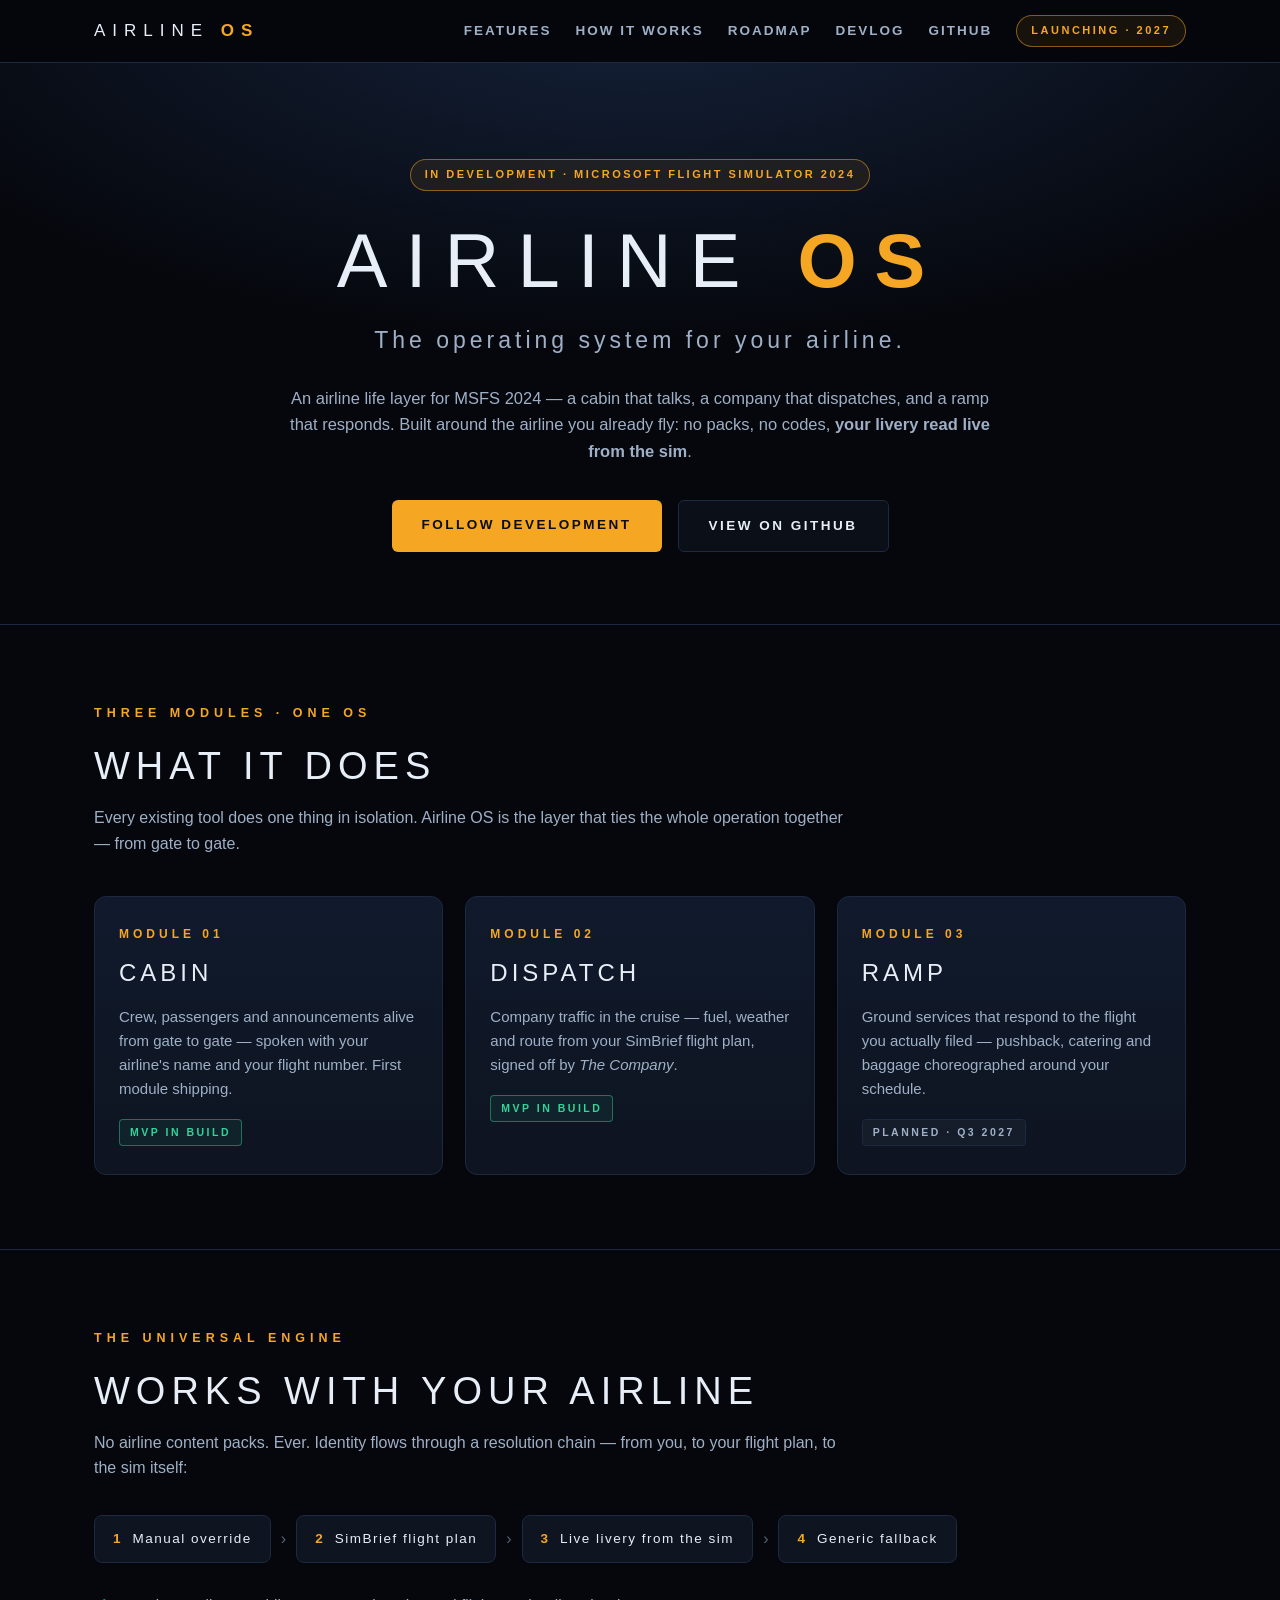
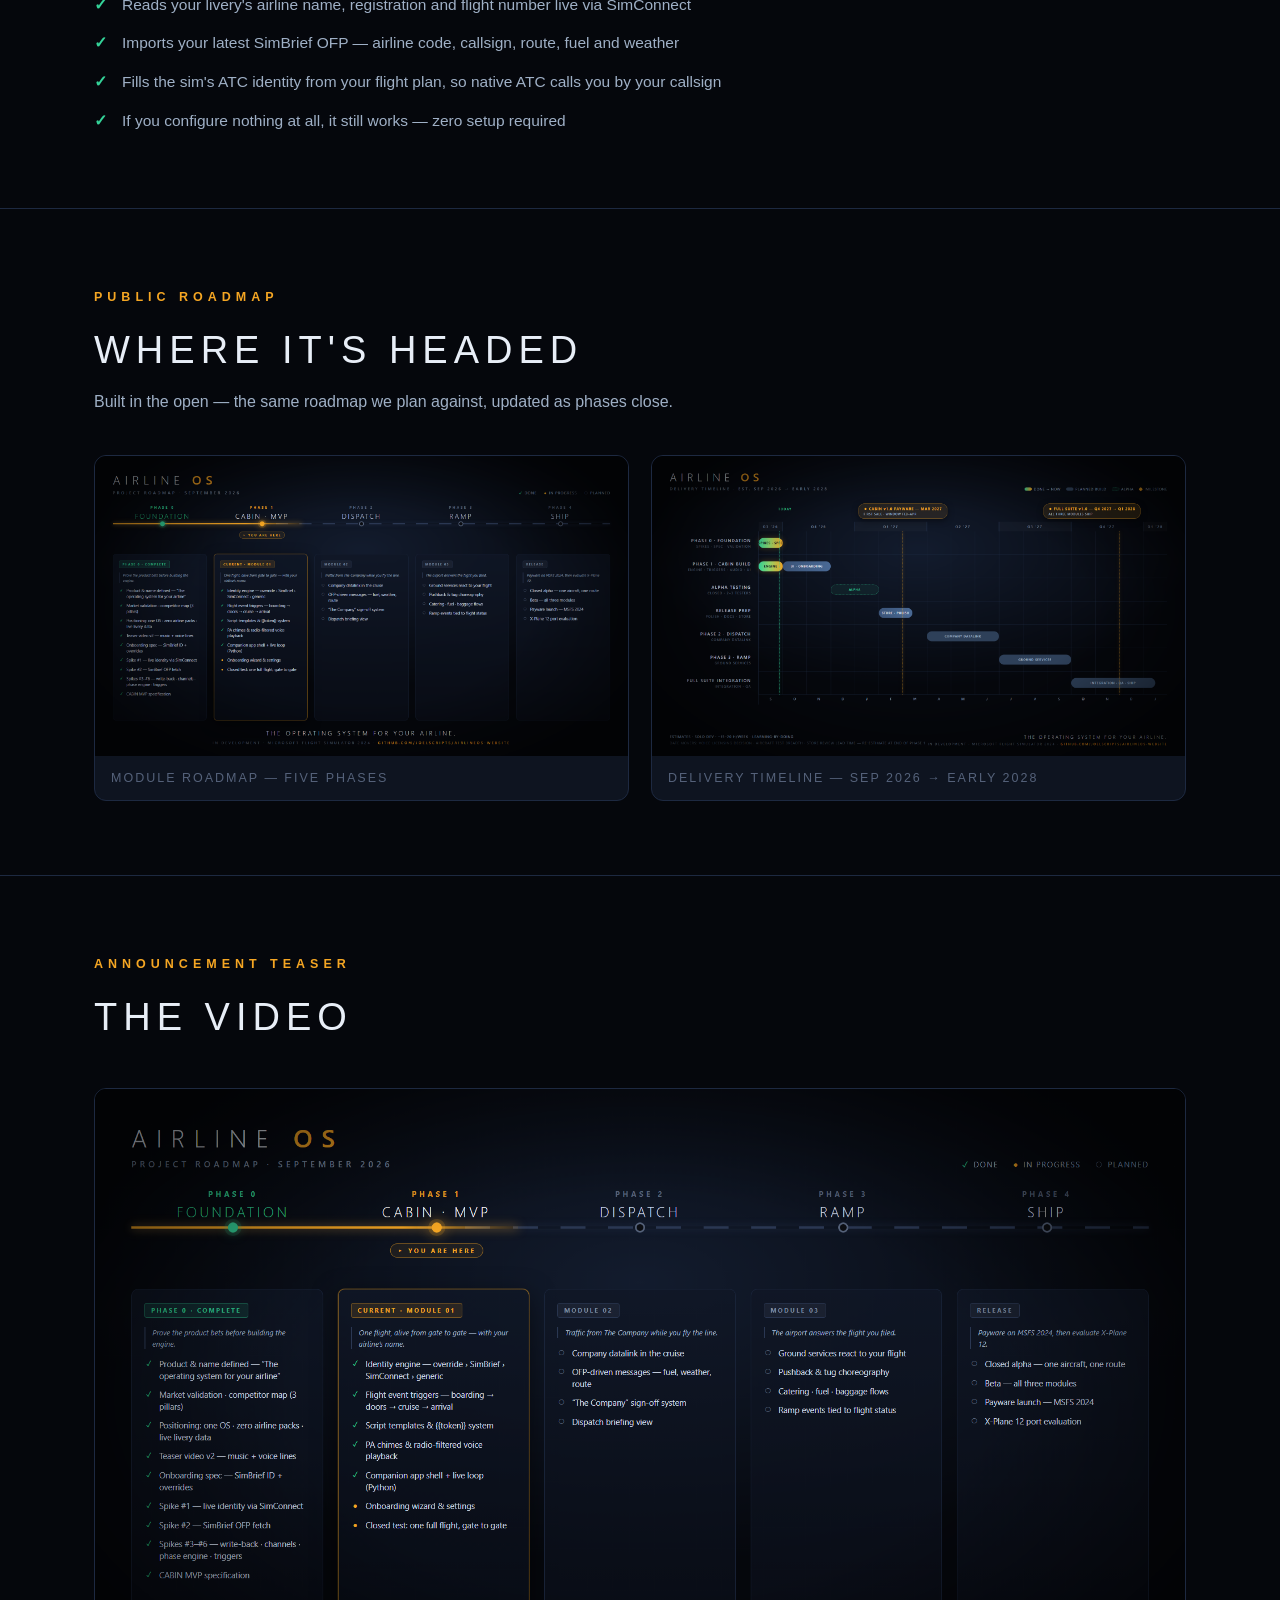
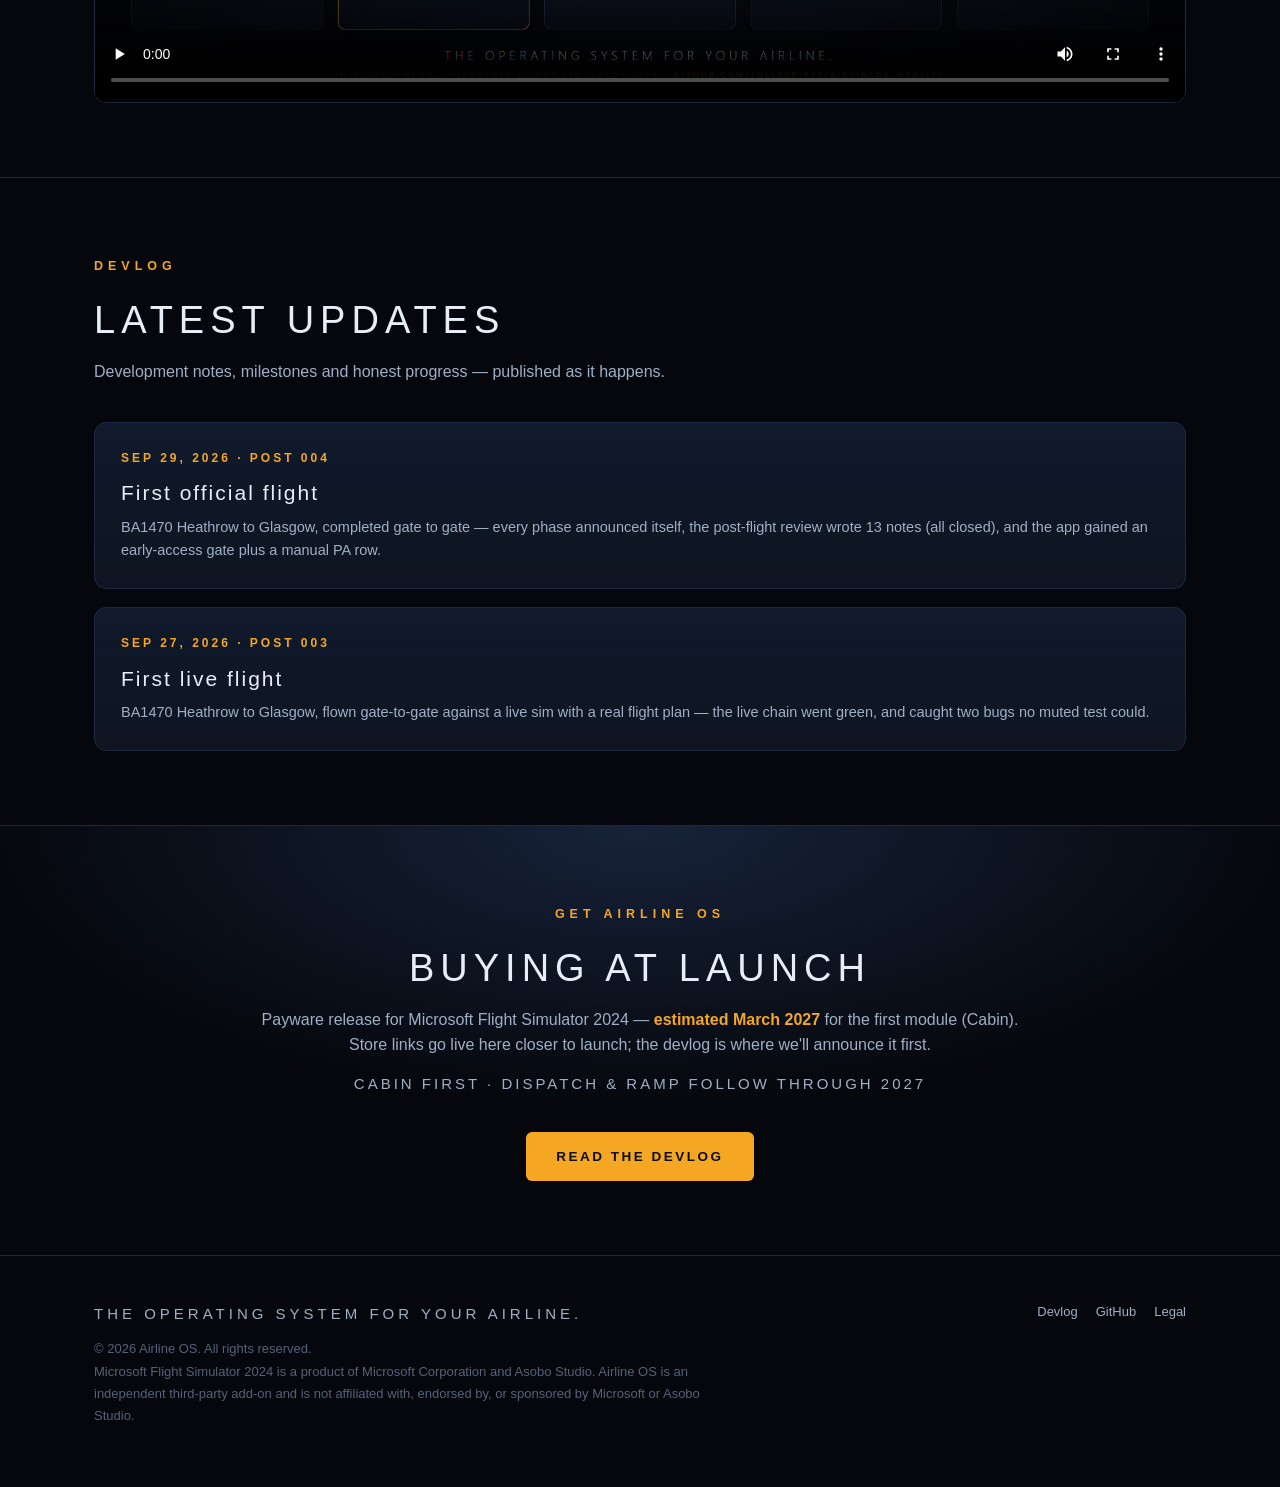
<file: index.html>
<!DOCTYPE html>
<html lang="en">
<head>
<meta charset="UTF-8">
<meta name="viewport" content="width=device-width, initial-scale=1">
<title>Airline OS — The operating system for your airline</title>
<meta name="description" content="Airline OS is an airline life layer for Microsoft Flight Simulator 2024: a cabin that talks, a company that dispatches, and a ramp that responds — built around the airline you already fly. No packs. Your livery, read live.">
<meta property="og:type" content="website">
<meta property="og:url" content="https://joelscripts.github.io/AirlineOs-Website/">
<meta property="og:title" content="Airline OS — The operating system for your airline">
<meta property="og:description" content="Cabin · Dispatch · Ramp — an airline life layer for MSFS 2024. No airline packs: your livery, read live from the sim.">
<meta property="og:image" content="https://joelscripts.github.io/AirlineOs-Website/assets/roadmap.png">
<link rel="icon" href="data:image/svg+xml,<svg xmlns='http://www.w3.org/2000/svg' viewBox='0 0 100 100'><text y='0.9em' font-size='90'>✈️</text></svg>">
<link rel="stylesheet" href="style.css">
</head>
<body>

<nav>
  <div class="wrap nav-in">
    <span class="brand">AIRLINE<b>&nbsp;OS</b></span>
    <div class="nav-links">
      <a href="#features" class="hide-sm">Features</a>
      <a href="#engine" class="hide-sm">How it works</a>
      <a href="#roadmap">Roadmap</a>
      <a href="devlog/">Devlog</a>
      <a href="https://github.com/JoelScripts/AirlineOs-Website" target="_blank" rel="noopener">GitHub</a>
      <span class="chip">LAUNCHING&nbsp;·&nbsp;2027</span>
    </div>
  </div>
</nav>

<header class="hero">
  <div class="wrap">
    <span class="chip">IN DEVELOPMENT · MICROSOFT FLIGHT SIMULATOR 2024</span>
    <h1>AIRLINE<b>&nbsp;OS</b></h1>
    <div class="tag">The operating system for your airline.</div>
    <p class="lede">
      An airline life layer for MSFS&nbsp;2024 — a cabin that talks, a company that
      dispatches, and a ramp that responds. Built around the airline you already fly:
      no packs, no codes, <strong>your livery read live from the sim</strong>.
    </p>
    <div class="cta-row">
      <a class="btn btn-primary" href="devlog/">Follow development</a>
      <a class="btn btn-ghost" href="https://github.com/JoelScripts/AirlineOs-Website" target="_blank" rel="noopener">View on GitHub</a>
    </div>
  </div>
</header>

<section id="features">
  <div class="wrap">
    <span class="kicker">Three modules · one OS</span>
    <h2>WHAT IT DOES</h2>
    <p class="sub">Every existing tool does one thing in isolation. Airline OS is the layer that ties the whole operation together — from gate to gate.</p>
    <div class="grid3">
      <div class="card">
        <div class="no">MODULE 01</div>
        <h3>CABIN</h3>
        <p>Crew, passengers and announcements alive from gate to gate — spoken with your airline's name and your flight number. First module shipping.</p>
        <span class="status">MVP IN BUILD</span>
      </div>
      <div class="card">
        <div class="no">MODULE 02</div>
        <h3>DISPATCH</h3>
        <p>Company traffic in the cruise — fuel, weather and route from your SimBrief flight plan, signed off by <em>The Company</em>.</p>
        <span class="status">MVP IN BUILD</span>
      </div>
      <div class="card">
        <div class="no">MODULE 03</div>
        <h3>RAMP</h3>
        <p>Ground services that respond to the flight you actually filed — pushback, catering and baggage choreographed around your schedule.</p>
        <span class="status next">PLANNED · Q3 2027</span>
      </div>
    </div>
  </div>
</section>

<section id="engine">
  <div class="wrap">
    <span class="kicker">The universal engine</span>
    <h2>WORKS WITH YOUR AIRLINE</h2>
    <p class="sub">No airline content packs. Ever. Identity flows through a resolution chain — from you, to your flight plan, to the sim itself:</p>
    <div class="chain">
      <span class="step"><b>1</b>&nbsp; Manual override</span><span class="arr">›</span>
      <span class="step"><b>2</b>&nbsp; SimBrief flight plan</span><span class="arr">›</span>
      <span class="step"><b>3</b>&nbsp; Live livery from the sim</span><span class="arr">›</span>
      <span class="step"><b>4</b>&nbsp; Generic fallback</span>
    </div>
    <ul class="bullets">
      <li>Reads your livery's airline name, registration and flight number live via SimConnect</li>
      <li>Imports your latest SimBrief OFP — airline code, callsign, route, fuel and weather</li>
      <li>Fills the sim's ATC identity from your flight plan, so native ATC calls you by your callsign</li>
      <li>If you configure nothing at all, it still works — zero setup required</li>
    </ul>
  </div>
</section>

<section id="roadmap">
  <div class="wrap">
    <span class="kicker">Public roadmap</span>
    <h2>WHERE IT'S HEADED</h2>
    <p class="sub">Built in the open — the same roadmap we plan against, updated as phases close.</p>
    <div class="media">
      <figure>
        <a href="assets/roadmap.png" target="_blank"><img src="assets/roadmap.png" alt="Airline OS roadmap: Foundation → Cabin MVP → Dispatch → Ramp → Ship"></a>
        <figcaption>Module roadmap — five phases</figcaption>
      </figure>
      <figure>
        <a href="assets/timeline.png" target="_blank"><img src="assets/timeline.png" alt="Airline OS delivery timeline: Sep 2026 to early 2028"></a>
        <figcaption>Delivery timeline — Sep 2026 → early 2028</figcaption>
      </figure>
    </div>
  </div>
</section>

<section id="teaser">
  <div class="wrap">
    <span class="kicker">Announcement teaser</span>
    <h2>THE VIDEO</h2>
    <div class="video-box">
      <video controls preload="metadata" poster="assets/roadmap.png">
        <source src="assets/teaser.webm" type="video/webm">
        Your browser does not support WebM.
      </video>
    </div>
  </div>
</section>

<section id="devlog">
  <div class="wrap">
    <span class="kicker">Devlog</span>
    <h2>LATEST UPDATES</h2>
    <p class="sub">Development notes, milestones and honest progress — published as it happens.</p>
    <div class="post-list">
      <a class="post" href="devlog/004-first-official-flight.html">
        <div class="date">SEP 29, 2026 · POST 004</div>
        <h3>First official flight</h3>
        <p>BA1470 Heathrow to Glasgow, completed gate to gate — every phase announced itself, the post-flight review wrote 13 notes (all closed), and the app gained an early-access gate plus a manual PA row.</p>
      </a>
      <a class="post" href="devlog/003-first-live-flight.html">
        <div class="date">SEP 27, 2026 · POST 003</div>
        <h3>First live flight</h3>
        <p>BA1470 Heathrow to Glasgow, flown gate-to-gate against a live sim with a real flight plan — the live chain went green, and caught two bugs no muted test could.</p>
      </a>
    </div>
  </div>
</section>

<section class="getit" id="buy">
  <div class="wrap">
    <span class="kicker">Get Airline OS</span>
    <h2>BUYING AT LAUNCH</h2>
    <p class="sub" style="margin:0 auto;">Payware release for Microsoft Flight Simulator 2024 — <strong style="color:var(--amber)">estimated March 2027</strong> for the first module (Cabin). Store links go live here closer to launch; the devlog is where we'll announce it first.</p>
    <div class="price">CABIN FIRST · DISPATCH &amp; RAMP FOLLOW THROUGH 2027</div>
    <div class="cta-row">
      <a class="btn btn-primary" href="devlog/">Read the devlog</a>
    </div>
  </div>
</section>

<footer>
  <div class="wrap foot-in">
    <div>
      <div class="tag">THE OPERATING SYSTEM FOR YOUR AIRLINE.</div>
      <div class="legal">
        © 2026 Airline OS. All rights reserved.<br>
        Microsoft Flight Simulator 2024 is a product of Microsoft Corporation and Asobo Studio.
        Airline OS is an independent third-party add-on and is not affiliated with, endorsed by,
        or sponsored by Microsoft or Asobo Studio.
      </div>
    </div>
    <div class="links">
      <a href="devlog/">Devlog</a>
      <a href="https://github.com/JoelScripts/AirlineOs-Website" target="_blank" rel="noopener">GitHub</a>
      <a href="legal.html">Legal</a>
    </div>
  </div>
</footer>

</body>
</html>
</file>
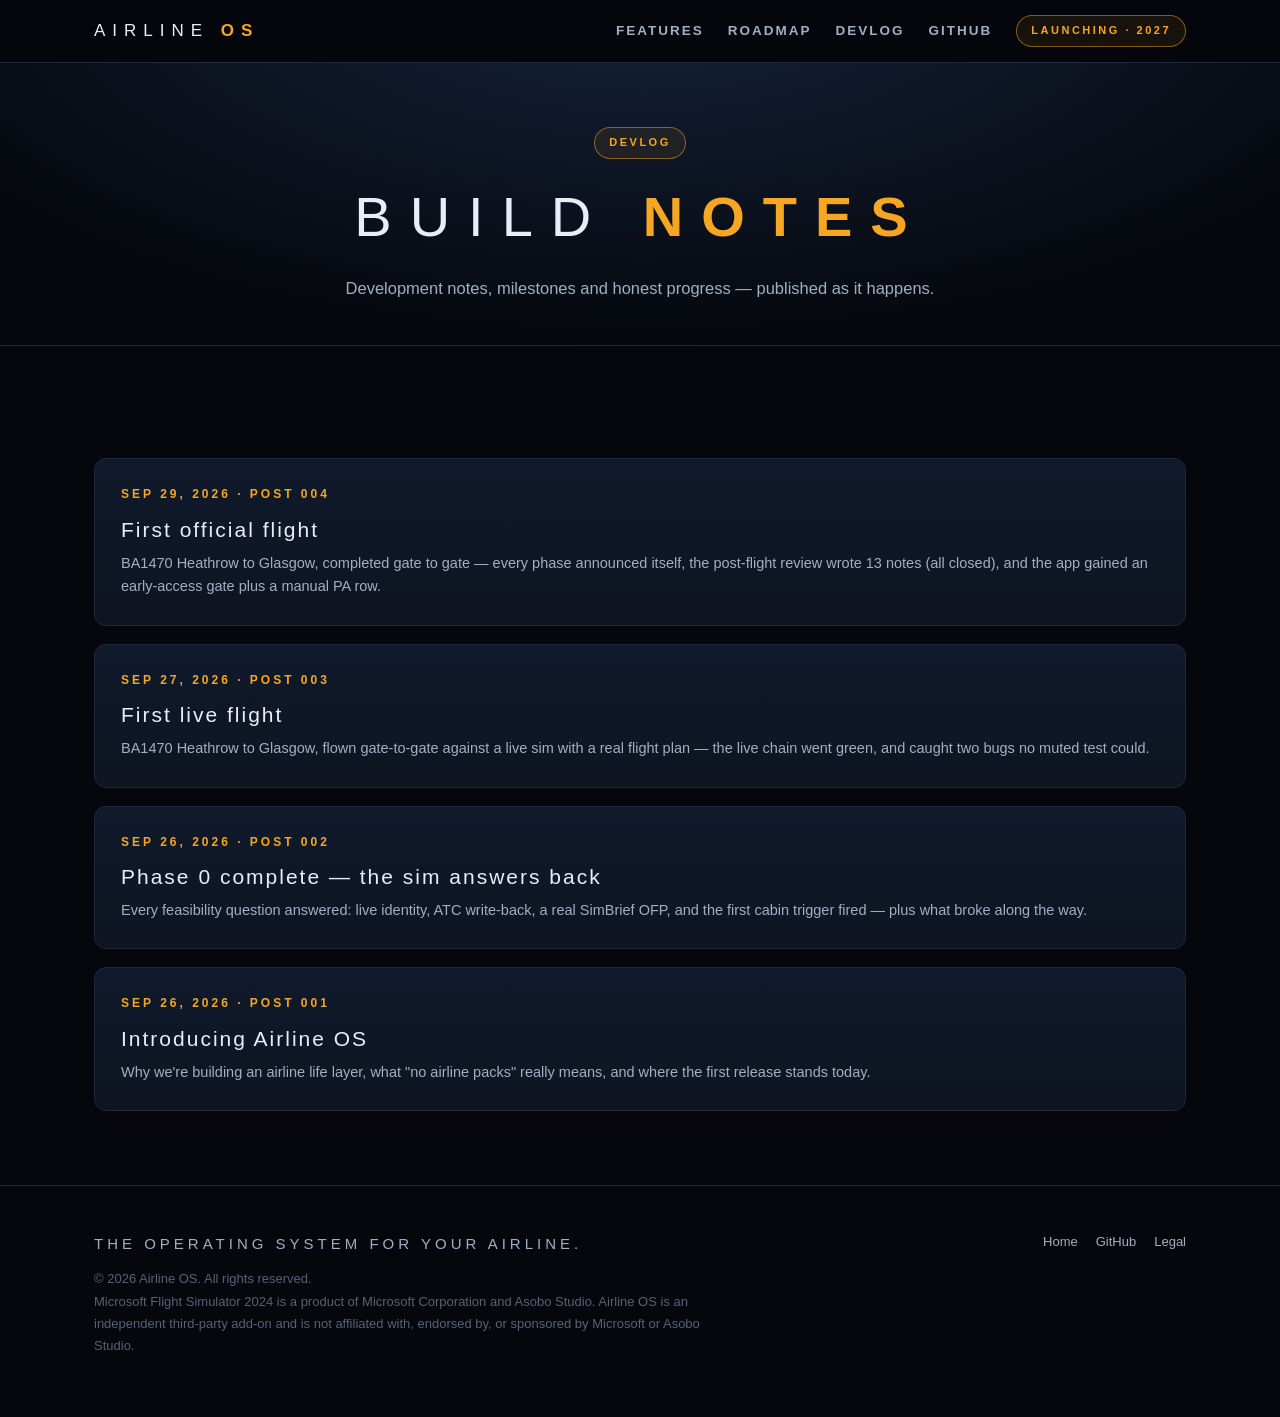
<file: devlog/index.html>
<!DOCTYPE html>
<html lang="en">
<head>
<meta charset="UTF-8">
<meta name="viewport" content="width=device-width, initial-scale=1">
<title>Devlog — Airline OS</title>
<meta name="description" content="Development notes, milestones and honest progress on Airline OS — published as it happens.">
<link rel="icon" href="data:image/svg+xml,<svg xmlns='http://www.w3.org/2000/svg' viewBox='0 0 100 100'><text y='0.9em' font-size='90'>✈️</text></svg>">
<link rel="stylesheet" href="../style.css">
</head>
<body>

<nav>
  <div class="wrap nav-in">
    <a class="brand" href="../" style="text-decoration:none">AIRLINE<b>&nbsp;OS</b></a>
    <div class="nav-links">
      <a href="../#features" class="hide-sm">Features</a>
      <a href="../#roadmap">Roadmap</a>
      <a href="./">Devlog</a>
      <a href="https://github.com/JoelScripts/AirlineOs-Website" target="_blank" rel="noopener">GitHub</a>
      <span class="chip">LAUNCHING&nbsp;·&nbsp;2027</span>
    </div>
  </div>
</nav>

<header class="hero" style="padding:64px 0 44px;">
  <div class="wrap">
    <span class="chip">DEVLOG</span>
    <h1 style="font-size:clamp(32px,5vw,56px);">BUILD&nbsp;<b>NOTES</b></h1>
    <p class="lede">Development notes, milestones and honest progress — published as it happens.</p>
  </div>
</header>

<section>
  <div class="wrap">
    <div class="post-list">
      <a class="post" href="004-first-official-flight.html">
        <div class="date">SEP 29, 2026 · POST 004</div>
        <h3>First official flight</h3>
        <p>BA1470 Heathrow to Glasgow, completed gate to gate — every phase announced itself, the post-flight review wrote 13 notes (all closed), and the app gained an early-access gate plus a manual PA row.</p>
      </a>
      <a class="post" href="003-first-live-flight.html">
        <div class="date">SEP 27, 2026 · POST 003</div>
        <h3>First live flight</h3>
        <p>BA1470 Heathrow to Glasgow, flown gate-to-gate against a live sim with a real flight plan — the live chain went green, and caught two bugs no muted test could.</p>
      </a>
      <a class="post" href="002-phase-0-complete.html">
        <div class="date">SEP 26, 2026 · POST 002</div>
        <h3>Phase 0 complete — the sim answers back</h3>
        <p>Every feasibility question answered: live identity, ATC write-back, a real SimBrief OFP, and the first cabin trigger fired — plus what broke along the way.</p>
      </a>
      <a class="post" href="001-introducing-airline-os.html">
        <div class="date">SEP 26, 2026 · POST 001</div>
        <h3>Introducing Airline OS</h3>
        <p>Why we're building an airline life layer, what "no airline packs" really means, and where the first release stands today.</p>
      </a>
      <!-- Next post: duplicate the first block, update date/title/excerpt/href -->
    </div>
  </div>
</section>

<footer>
  <div class="wrap foot-in">
    <div>
      <div class="tag">THE OPERATING SYSTEM FOR YOUR AIRLINE.</div>
      <div class="legal">
        © 2026 Airline OS. All rights reserved.<br>
        Microsoft Flight Simulator 2024 is a product of Microsoft Corporation and Asobo Studio.
        Airline OS is an independent third-party add-on and is not affiliated with, endorsed by,
        or sponsored by Microsoft or Asobo Studio.
      </div>
    </div>
    <div class="links">
      <a href="../">Home</a>
      <a href="https://github.com/JoelScripts/AirlineOs-Website" target="_blank" rel="noopener">GitHub</a>
      <a href="../legal.html">Legal</a>
    </div>
  </div>
</footer>

</body>
</html>
</file>
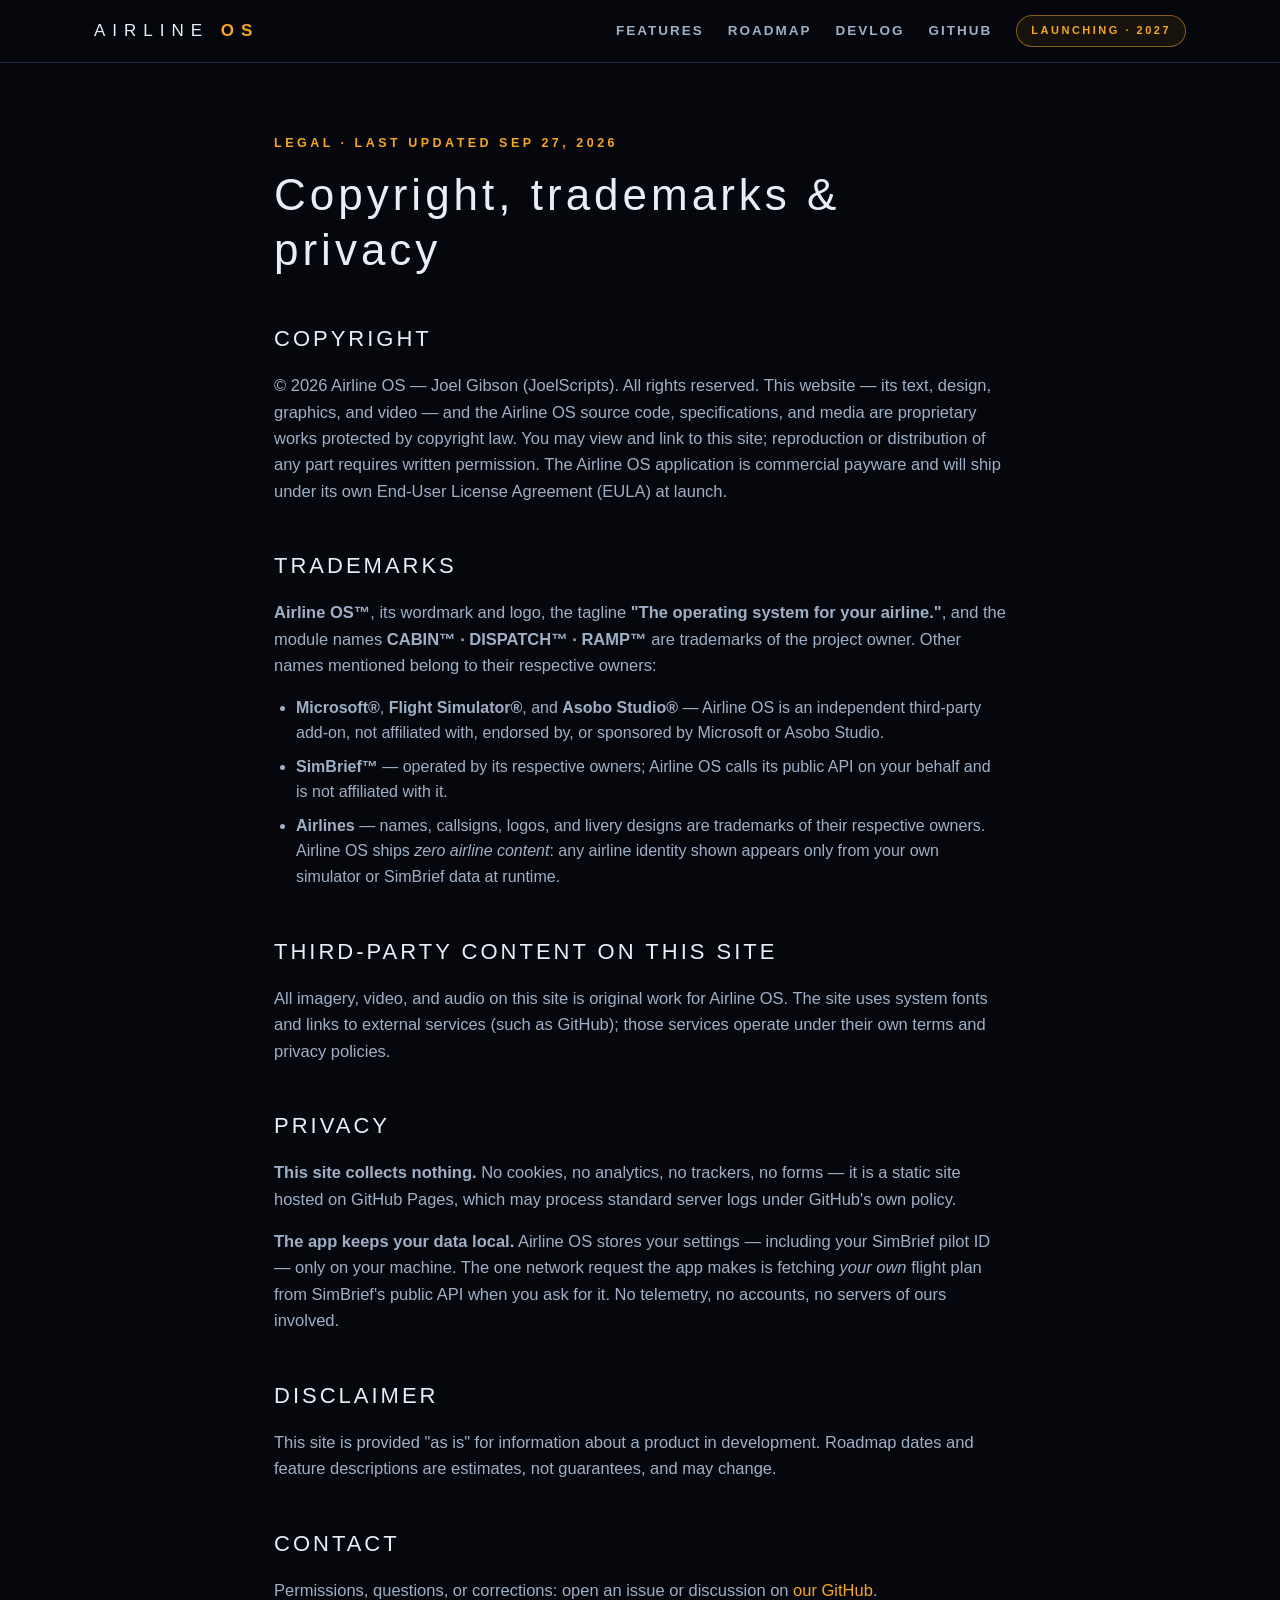
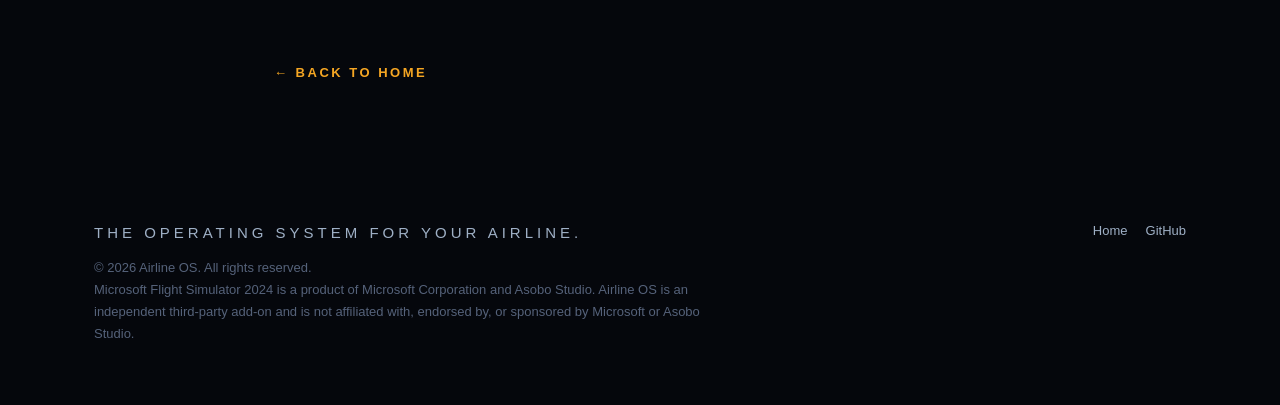
<file: legal.html>
<!DOCTYPE html>
<html lang="en">
<head>
<meta charset="UTF-8">
<meta name="viewport" content="width=device-width, initial-scale=1">
<title>Legal — Copyright, Trademarks & Privacy</title>
<meta name="description" content="Copyright, trademark, third-party, and privacy information for the Airline OS website and product.">
<link rel="icon" href="data:image/svg+xml,<svg xmlns='http://www.w3.org/2000/svg' viewBox='0 0 100 100'><text y='0.9em' font-size='90'>✈️</text></svg>">
<link rel="stylesheet" href="style.css">
</head>
<body>

<nav>
  <div class="wrap nav-in">
    <a class="brand" href="./" style="text-decoration:none">AIRLINE<b>&nbsp;OS</b></a>
    <div class="nav-links">
      <a href="./#features" class="hide-sm">Features</a>
      <a href="./#roadmap">Roadmap</a>
      <a href="devlog/">Devlog</a>
      <a href="https://github.com/JoelScripts/AirlineOs-Website" target="_blank" rel="noopener">GitHub</a>
      <span class="chip">LAUNCHING&nbsp;·&nbsp;2027</span>
    </div>
  </div>
</nav>

<article>
  <div class="date">LEGAL · LAST UPDATED SEP 27, 2026</div>
  <h1>Copyright, trademarks &amp; privacy</h1>

  <h2>COPYRIGHT</h2>
  <p>
    © 2026 Airline OS — Joel Gibson (JoelScripts). All rights reserved.
    This website — its text, design, graphics, and video — and the Airline OS
    source code, specifications, and media are proprietary works protected by
    copyright law. You may view and link to this site; reproduction or
    distribution of any part requires written permission. The Airline OS
    application is commercial payware and will ship under its own
    End-User License Agreement (EULA) at launch.
  </p>

  <h2>TRADEMARKS</h2>
  <p>
    <strong>Airline OS™</strong>, its wordmark and logo, the tagline
    <strong>"The operating system for your airline."</strong>, and the module
    names <strong>CABIN™ · DISPATCH™ · RAMP™</strong> are trademarks of the
    project owner. Other names mentioned belong to their respective owners:
  </p>
  <ul>
    <li><strong>Microsoft®</strong>, <strong>Flight Simulator®</strong>, and
      <strong>Asobo Studio®</strong> — Airline OS is an independent third-party
      add-on, not affiliated with, endorsed by, or sponsored by Microsoft or
      Asobo Studio.</li>
    <li><strong>SimBrief™</strong> — operated by its respective owners; Airline OS
      calls its public API on your behalf and is not affiliated with it.</li>
    <li><strong>Airlines</strong> — names, callsigns, logos, and livery designs are
      trademarks of their respective owners. Airline OS ships <em>zero airline
      content</em>: any airline identity shown appears only from your own
      simulator or SimBrief data at runtime.</li>
  </ul>

  <h2>THIRD-PARTY CONTENT ON THIS SITE</h2>
  <p>
    All imagery, video, and audio on this site is original work for Airline OS.
    The site uses system fonts and links to external services (such as GitHub);
    those services operate under their own terms and privacy policies.
  </p>

  <h2>PRIVACY</h2>
  <p>
    <strong>This site collects nothing.</strong> No cookies, no analytics, no
    trackers, no forms — it is a static site hosted on GitHub Pages, which may
    process standard server logs under GitHub's own policy.
  </p>
  <p>
    <strong>The app keeps your data local.</strong> Airline OS stores your
    settings — including your SimBrief pilot ID — only on your machine. The one
    network request the app makes is fetching <em>your own</em> flight plan from
    SimBrief's public API when you ask for it. No telemetry, no accounts, no
    servers of ours involved.
  </p>

  <h2>DISCLAIMER</h2>
  <p>
    This site is provided "as is" for information about a product in development.
    Roadmap dates and feature descriptions are estimates, not guarantees, and may
    change.
  </p>

  <h2>CONTACT</h2>
  <p>
    Permissions, questions, or corrections: open an issue or discussion on
    <a href="https://github.com/JoelScripts/AirlineOs-Website" target="_blank" rel="noopener">our GitHub</a>.
  </p>

  <a class="back" href="./">← Back to home</a>
</article>

<footer>
  <div class="wrap foot-in">
    <div>
      <div class="tag">THE OPERATING SYSTEM FOR YOUR AIRLINE.</div>
      <div class="legal">
        © 2026 Airline OS. All rights reserved.<br>
        Microsoft Flight Simulator 2024 is a product of Microsoft Corporation and Asobo Studio.
        Airline OS is an independent third-party add-on and is not affiliated with, endorsed by,
        or sponsored by Microsoft or Asobo Studio.
      </div>
    </div>
    <div class="links">
      <a href="./">Home</a>
      <a href="https://github.com/JoelScripts/AirlineOs-Website" target="_blank" rel="noopener">GitHub</a>
    </div>
  </div>
</footer>

</body>
</html>
</file>
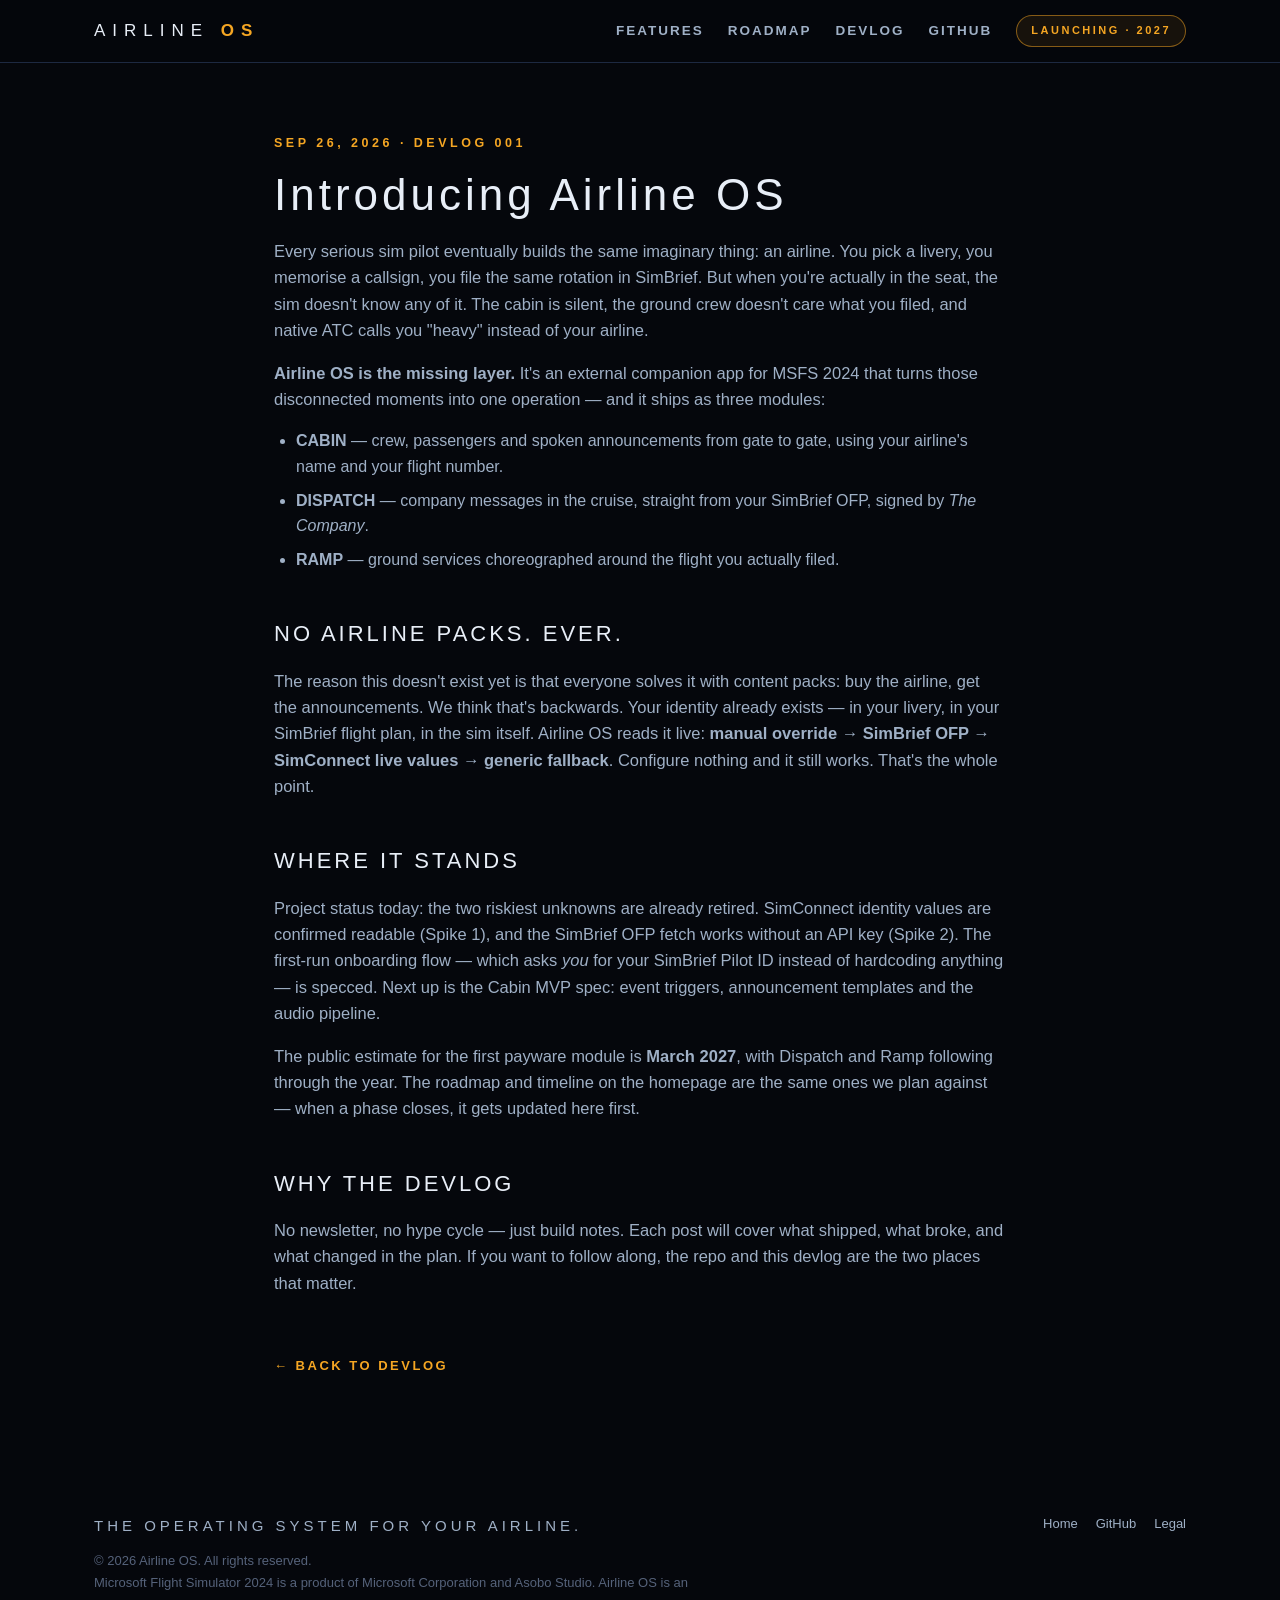
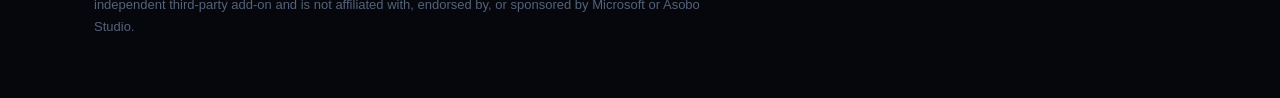
<file: devlog/001-introducing-airline-os.html>
<!DOCTYPE html>
<html lang="en">
<head>
<meta charset="UTF-8">
<meta name="viewport" content="width=device-width, initial-scale=1">
<title>Introducing Airline OS — Devlog 001</title>
<meta name="description" content="Why we're building an airline life layer for MSFS 2024, what 'no airline packs' really means, and where the first release stands today.">
<link rel="icon" href="data:image/svg+xml,<svg xmlns='http://www.w3.org/2000/svg' viewBox='0 0 100 100'><text y='0.9em' font-size='90'>✈️</text></svg>">
<link rel="stylesheet" href="../style.css">
</head>
<body>

<nav>
  <div class="wrap nav-in">
    <a class="brand" href="../" style="text-decoration:none">AIRLINE<b>&nbsp;OS</b></a>
    <div class="nav-links">
      <a href="../#features" class="hide-sm">Features</a>
      <a href="../#roadmap">Roadmap</a>
      <a href="./">Devlog</a>
      <a href="https://github.com/JoelScripts/AirlineOs-Website" target="_blank" rel="noopener">GitHub</a>
      <span class="chip">LAUNCHING&nbsp;·&nbsp;2027</span>
    </div>
  </div>
</nav>

<article>
  <div class="date">SEP 26, 2026 · DEVLOG 001</div>
  <h1>Introducing Airline OS</h1>

  <p>
    Every serious sim pilot eventually builds the same imaginary thing: an airline. You pick a
    livery, you memorise a callsign, you file the same rotation in SimBrief. But when you're
    actually in the seat, the sim doesn't know any of it. The cabin is silent, the ground crew
    doesn't care what you filed, and native ATC calls you "heavy" instead of your airline.
  </p>
  <p>
    <strong>Airline OS is the missing layer.</strong> It's an external companion app for MSFS&nbsp;2024 that
    turns those disconnected moments into one operation — and it ships as three modules:
  </p>
  <ul>
    <li><strong>CABIN</strong> — crew, passengers and spoken announcements from gate to gate, using your airline's name and your flight number.</li>
    <li><strong>DISPATCH</strong> — company messages in the cruise, straight from your SimBrief OFP, signed by <em>The Company</em>.</li>
    <li><strong>RAMP</strong> — ground services choreographed around the flight you actually filed.</li>
  </ul>

  <h2>NO AIRLINE PACKS. EVER.</h2>
  <p>
    The reason this doesn't exist yet is that everyone solves it with content packs: buy the
    airline, get the announcements. We think that's backwards. Your identity already exists —
    in your livery, in your SimBrief flight plan, in the sim itself. Airline OS reads it live:
    <strong>manual override → SimBrief OFP → SimConnect live values → generic fallback</strong>.
    Configure nothing and it still works. That's the whole point.
  </p>

  <h2>WHERE IT STANDS</h2>
  <p>
    Project status today: the two riskiest unknowns are already retired. SimConnect identity
    values are confirmed readable (Spike&nbsp;1), and the SimBrief OFP fetch works without an API
    key (Spike&nbsp;2). The first-run onboarding flow — which asks <em>you</em> for your SimBrief
    Pilot ID instead of hardcoding anything — is specced. Next up is the Cabin MVP spec:
    event triggers, announcement templates and the audio pipeline.
  </p>
  <p>
    The public estimate for the first payware module is <strong>March 2027</strong>, with Dispatch
    and Ramp following through the year. The roadmap and timeline on the homepage are the same
    ones we plan against — when a phase closes, it gets updated here first.
  </p>

  <h2>WHY THE DEVLOG</h2>
  <p>
    No newsletter, no hype cycle — just build notes. Each post will cover what shipped, what
    broke, and what changed in the plan. If you want to follow along, the repo and this
    devlog are the two places that matter.
  </p>

  <a class="back" href="./">← Back to devlog</a>
</article>

<footer>
  <div class="wrap foot-in">
    <div>
      <div class="tag">THE OPERATING SYSTEM FOR YOUR AIRLINE.</div>
      <div class="legal">
        © 2026 Airline OS. All rights reserved.<br>
        Microsoft Flight Simulator 2024 is a product of Microsoft Corporation and Asobo Studio.
        Airline OS is an independent third-party add-on and is not affiliated with, endorsed by,
        or sponsored by Microsoft or Asobo Studio.
      </div>
    </div>
    <div class="links">
      <a href="../">Home</a>
      <a href="https://github.com/JoelScripts/AirlineOs-Website" target="_blank" rel="noopener">GitHub</a>
      <a href="../legal.html">Legal</a>
    </div>
  </div>
</footer>

</body>
</html>
</file>
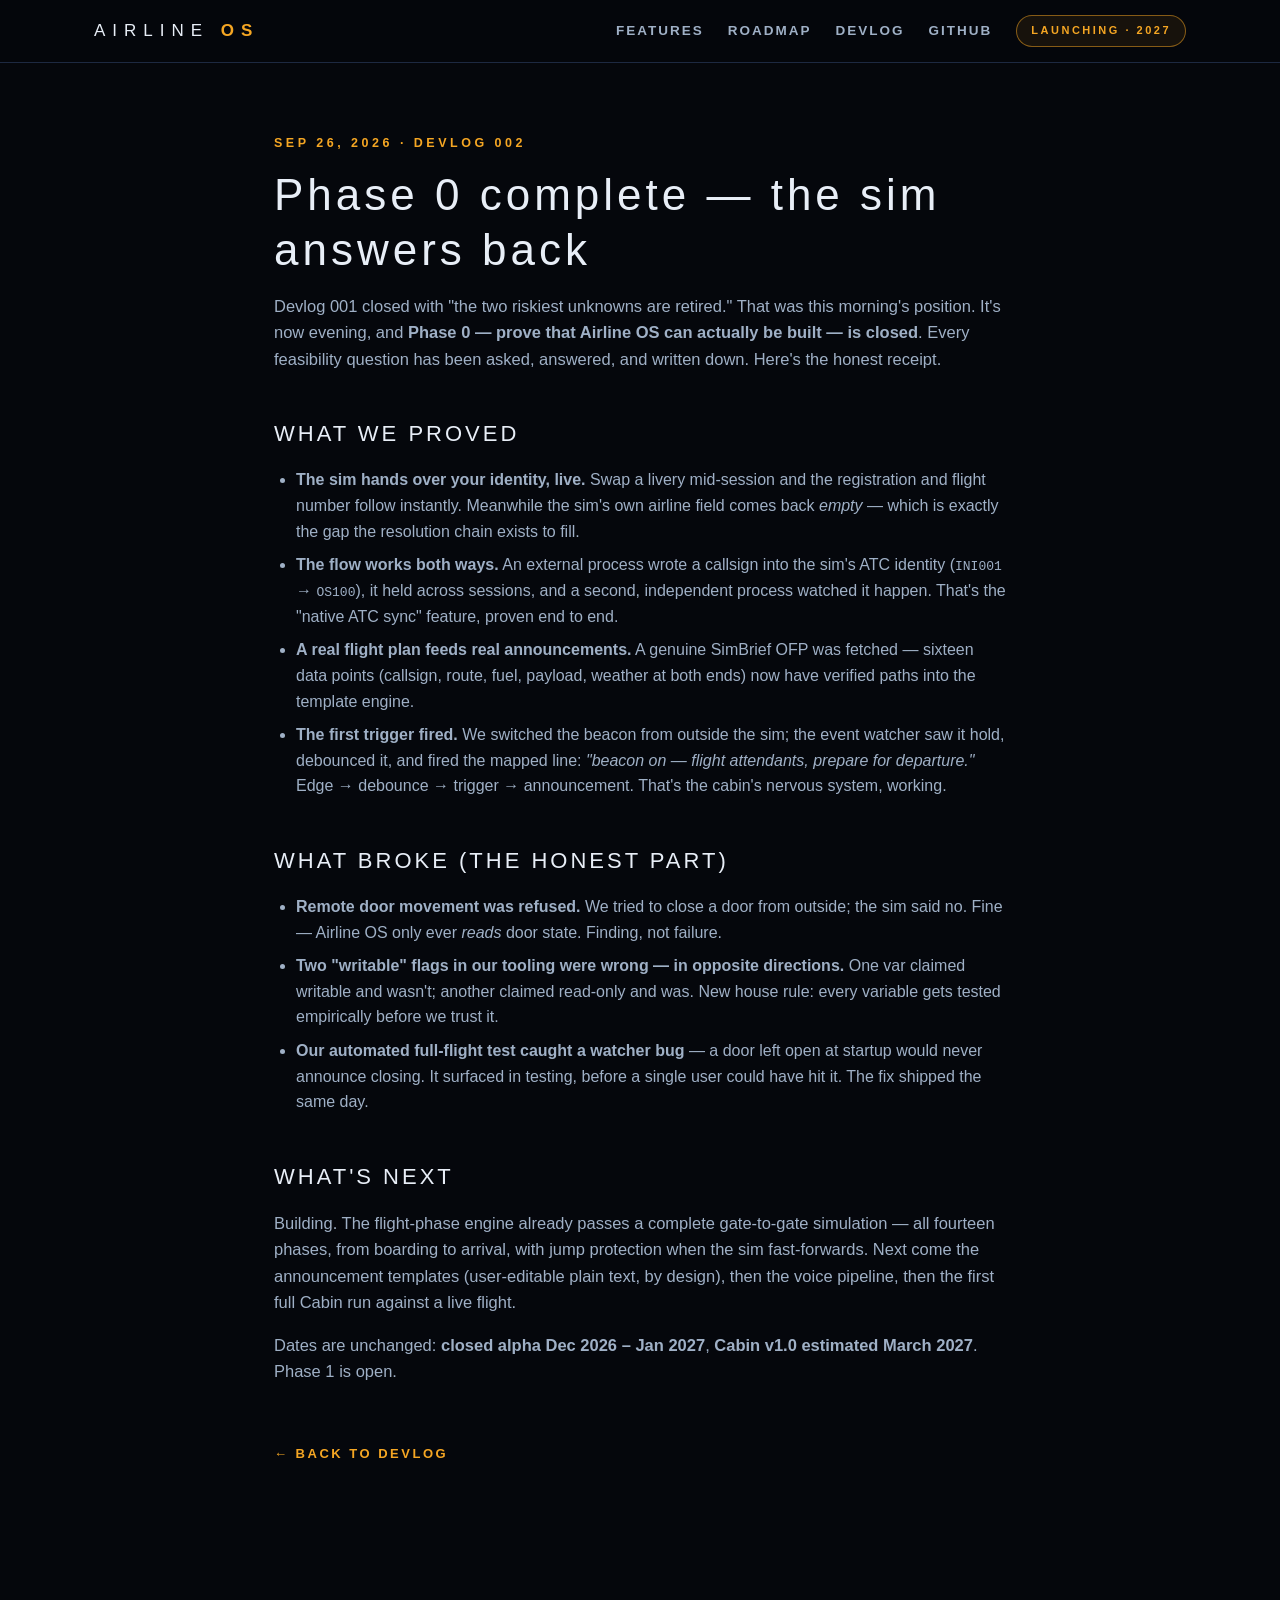
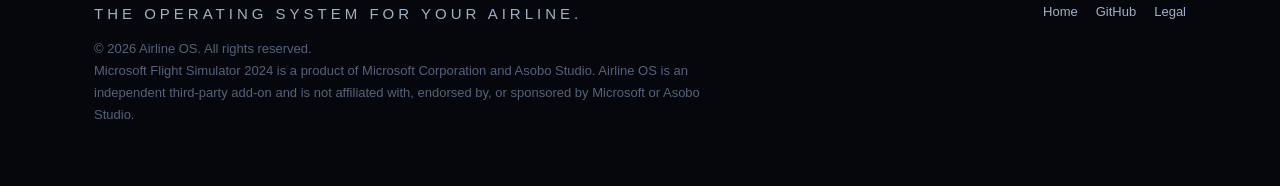
<file: devlog/002-phase-0-complete.html>
<!DOCTYPE html>
<html lang="en">
<head>
<meta charset="UTF-8">
<meta name="viewport" content="width=device-width, initial-scale=1">
<title>Phase 0 complete — Devlog 002</title>
<meta name="description" content="Every feasibility question answered: live identity read, ATC write-back, a real SimBrief OFP, and the first cabin trigger fired. What broke, and what we build next.">
<link rel="icon" href="data:image/svg+xml,<svg xmlns='http://www.w3.org/2000/svg' viewBox='0 0 100 100'><text y='0.9em' font-size='90'>✈️</text></svg>">
<link rel="stylesheet" href="../style.css">
</head>
<body>

<nav>
  <div class="wrap nav-in">
    <a class="brand" href="../" style="text-decoration:none">AIRLINE<b>&nbsp;OS</b></a>
    <div class="nav-links">
      <a href="../#features" class="hide-sm">Features</a>
      <a href="../#roadmap">Roadmap</a>
      <a href="./">Devlog</a>
      <a href="https://github.com/JoelScripts/AirlineOs-Website" target="_blank" rel="noopener">GitHub</a>
      <span class="chip">LAUNCHING&nbsp;·&nbsp;2027</span>
    </div>
  </div>
</nav>

<article>
  <div class="date">SEP 26, 2026 · DEVLOG 002</div>
  <h1>Phase 0 complete — the sim answers back</h1>

  <p>
    Devlog 001 closed with "the two riskiest unknowns are retired." That was this morning's
    position. It's now evening, and <strong>Phase 0 — prove that Airline OS can actually be
    built — is closed</strong>. Every feasibility question has been asked, answered, and written
    down. Here's the honest receipt.
  </p>

  <h2>WHAT WE PROVED</h2>
  <ul>
    <li><strong>The sim hands over your identity, live.</strong> Swap a livery mid-session and the
      registration and flight number follow instantly. Meanwhile the sim's own airline field comes
      back <em>empty</em> — which is exactly the gap the resolution chain exists to fill.</li>
    <li><strong>The flow works both ways.</strong> An external process wrote a callsign into the
      sim's ATC identity (<code>INI001</code> → <code>OS100</code>), it held across sessions, and a
      second, independent process watched it happen. That's the "native ATC sync" feature, proven
      end to end.</li>
    <li><strong>A real flight plan feeds real announcements.</strong> A genuine SimBrief OFP was
      fetched — sixteen data points (callsign, route, fuel, payload, weather at both ends) now have
      verified paths into the template engine.</li>
    <li><strong>The first trigger fired.</strong> We switched the beacon from outside the sim; the
      event watcher saw it hold, debounced it, and fired the mapped line: <em>"beacon on — flight
      attendants, prepare for departure."</em> Edge → debounce → trigger → announcement. That's the
      cabin's nervous system, working.</li>
  </ul>

  <h2>WHAT BROKE (THE HONEST PART)</h2>
  <ul>
    <li><strong>Remote door movement was refused.</strong> We tried to close a door from outside;
      the sim said no. Fine — Airline OS only ever <em>reads</em> door state. Finding, not failure.</li>
    <li><strong>Two "writable" flags in our tooling were wrong — in opposite directions.</strong>
      One var claimed writable and wasn't; another claimed read-only and was. New house rule:
      every variable gets tested empirically before we trust it.</li>
    <li><strong>Our automated full-flight test caught a watcher bug</strong> — a door left open at
      startup would never announce closing. It surfaced in testing, before a single user could have
      hit it. The fix shipped the same day.</li>
  </ul>

  <h2>WHAT'S NEXT</h2>
  <p>
    Building. The flight-phase engine already passes a complete gate-to-gate simulation — all
    fourteen phases, from boarding to arrival, with jump protection when the sim fast-forwards.
    Next come the announcement templates (user-editable plain text, by design), then the voice
    pipeline, then the first full Cabin run against a live flight.
  </p>
  <p>
    Dates are unchanged: <strong>closed alpha Dec 2026 – Jan 2027</strong>,
    <strong>Cabin v1.0 estimated March 2027</strong>. Phase 1 is open.
  </p>

  <a class="back" href="./">← Back to devlog</a>
</article>

<footer>
  <div class="wrap foot-in">
    <div>
      <div class="tag">THE OPERATING SYSTEM FOR YOUR AIRLINE.</div>
      <div class="legal">
        © 2026 Airline OS. All rights reserved.<br>
        Microsoft Flight Simulator 2024 is a product of Microsoft Corporation and Asobo Studio.
        Airline OS is an independent third-party add-on and is not affiliated with, endorsed by,
        or sponsored by Microsoft or Asobo Studio.
      </div>
    </div>
    <div class="links">
      <a href="../">Home</a>
      <a href="https://github.com/JoelScripts/AirlineOs-Website" target="_blank" rel="noopener">GitHub</a>
      <a href="../legal.html">Legal</a>
    </div>
  </div>
</footer>

</body>
</html>
</file>
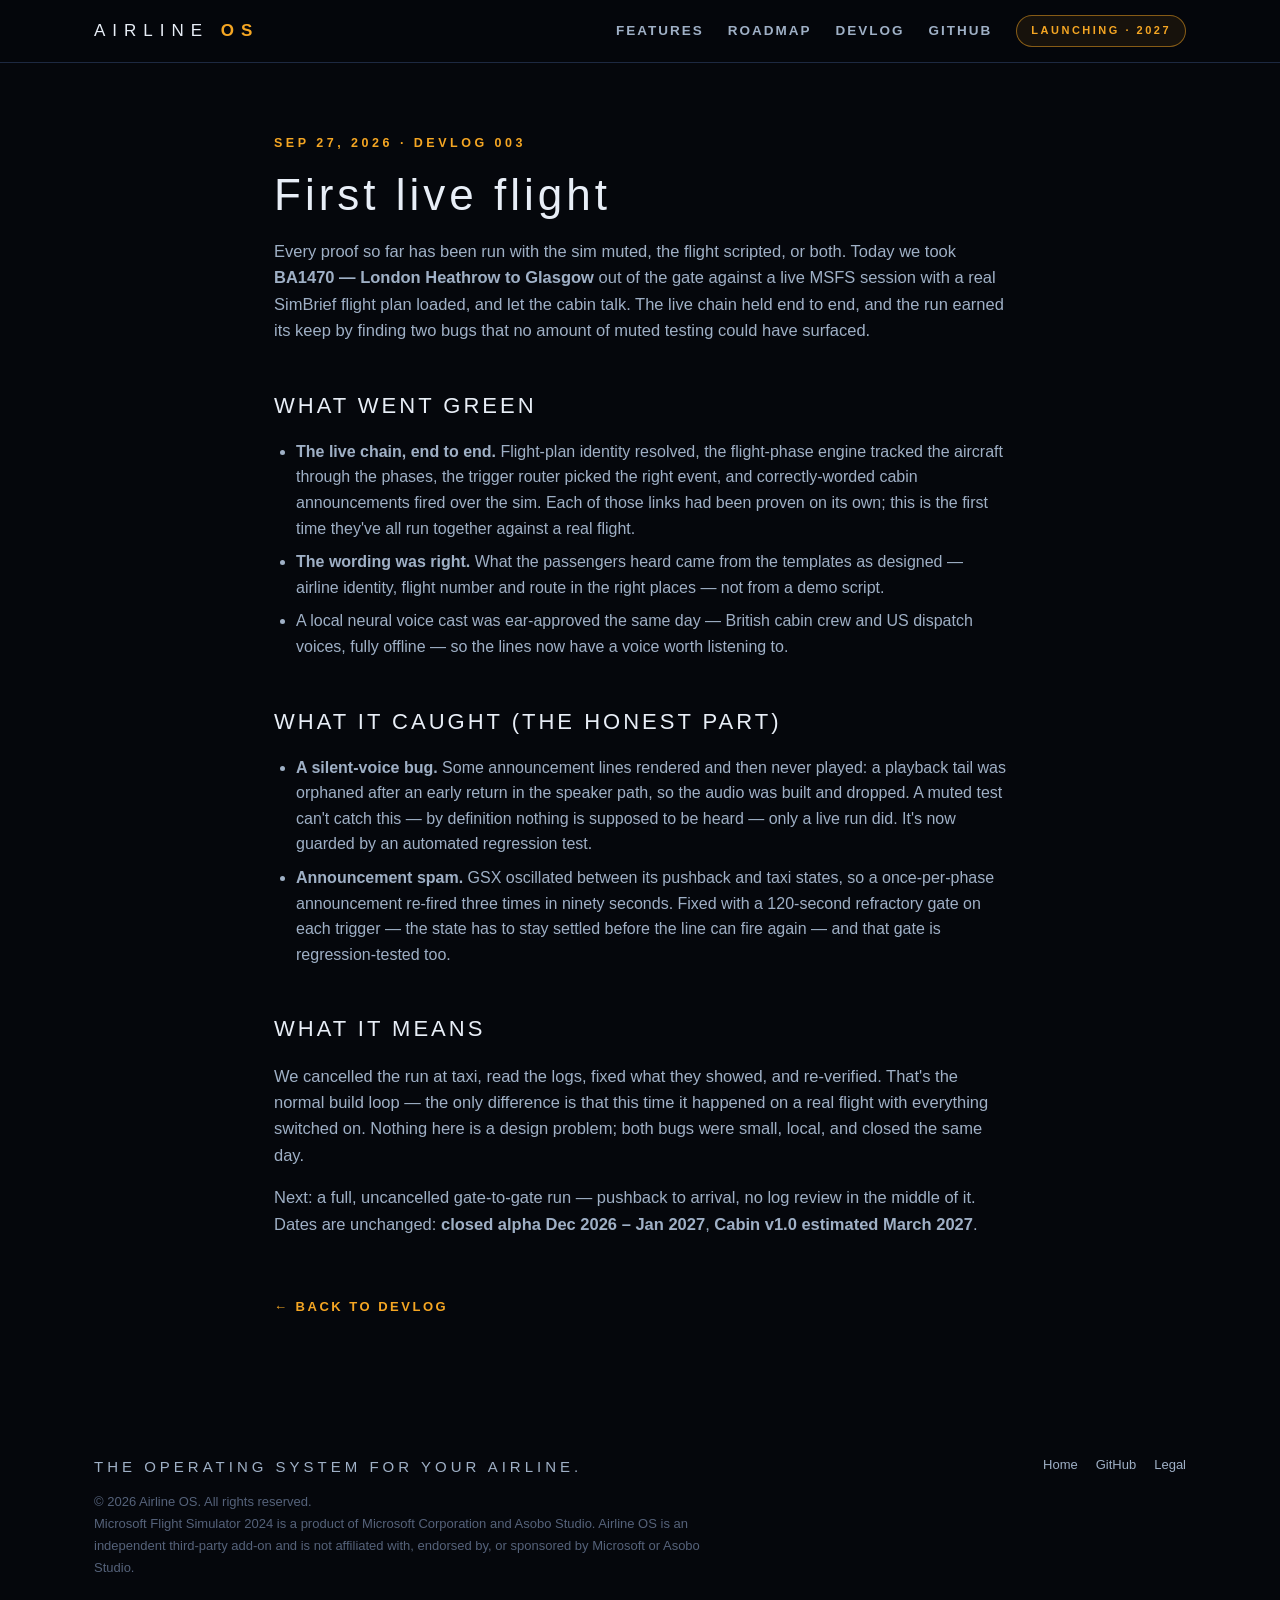
<file: devlog/003-first-live-flight.html>
<!DOCTYPE html>
<html lang="en">
<head>
<meta charset="UTF-8">
<meta name="viewport" content="width=device-width, initial-scale=1">
<title>First live flight — Devlog 003</title>
<meta name="description" content="BA1470 Heathrow to Glasgow, flown gate-to-gate against a live MSFS session with a real flight plan. The live chain went green — and caught two bugs no muted test could.">
<link rel="icon" href="data:image/svg+xml,<svg xmlns='http://www.w3.org/2000/svg' viewBox='0 0 100 100'><text y='0.9em' font-size='90'>✈️</text></svg>">
<link rel="stylesheet" href="../style.css">
</head>
<body>

<nav>
  <div class="wrap nav-in">
    <a class="brand" href="../" style="text-decoration:none">AIRLINE<b>&nbsp;OS</b></a>
    <div class="nav-links">
      <a href="../#features" class="hide-sm">Features</a>
      <a href="../#roadmap">Roadmap</a>
      <a href="./">Devlog</a>
      <a href="https://github.com/JoelScripts/AirlineOs-Website" target="_blank" rel="noopener">GitHub</a>
      <span class="chip">LAUNCHING&nbsp;·&nbsp;2027</span>
    </div>
  </div>
</nav>

<article>
  <div class="date">SEP 27, 2026 · DEVLOG 003</div>
  <h1>First live flight</h1>

  <p>
    Every proof so far has been run with the sim muted, the flight scripted, or both. Today we took
    <strong>BA1470 — London Heathrow to Glasgow</strong> out of the gate against a live MSFS session
    with a real SimBrief flight plan loaded, and let the cabin talk. The live chain held end to end,
    and the run earned its keep by finding two bugs that no amount of muted testing could have surfaced.
  </p>

  <h2>WHAT WENT GREEN</h2>
  <ul>
    <li><strong>The live chain, end to end.</strong> Flight-plan identity resolved, the flight-phase
      engine tracked the aircraft through the phases, the trigger router picked the right event, and
      correctly-worded cabin announcements fired over the sim. Each of those links had been proven on
      its own; this is the first time they've all run together against a real flight.</li>
    <li><strong>The wording was right.</strong> What the passengers heard came from the templates as
      designed — airline identity, flight number and route in the right places — not from a demo
      script.</li>
    <li>A local neural voice cast was ear-approved the same day — British cabin crew and US dispatch
      voices, fully offline — so the lines now have a voice worth listening to.</li>
  </ul>

  <h2>WHAT IT CAUGHT (THE HONEST PART)</h2>
  <ul>
    <li><strong>A silent-voice bug.</strong> Some announcement lines rendered and then never played:
      a playback tail was orphaned after an early return in the speaker path, so the audio was built
      and dropped. A muted test can't catch this — by definition nothing is supposed to be heard —
      only a live run did. It's now guarded by an automated regression test.</li>
    <li><strong>Announcement spam.</strong> GSX oscillated between its pushback and taxi states, so a
      once-per-phase announcement re-fired three times in ninety seconds. Fixed with a 120-second
      refractory gate on each trigger — the state has to stay settled before the line can fire again —
      and that gate is regression-tested too.</li>
  </ul>

  <h2>WHAT IT MEANS</h2>
  <p>
    We cancelled the run at taxi, read the logs, fixed what they showed, and re-verified. That's the
    normal build loop — the only difference is that this time it happened on a real flight with
    everything switched on. Nothing here is a design problem; both bugs were small, local, and closed
    the same day.
  </p>
  <p>
    Next: a full, uncancelled gate-to-gate run — pushback to arrival, no log review in the middle of
    it. Dates are unchanged: <strong>closed alpha Dec 2026 – Jan 2027</strong>,
    <strong>Cabin v1.0 estimated March 2027</strong>.
  </p>

  <a class="back" href="./">← Back to devlog</a>
</article>

<footer>
  <div class="wrap foot-in">
    <div>
      <div class="tag">THE OPERATING SYSTEM FOR YOUR AIRLINE.</div>
      <div class="legal">
        © 2026 Airline OS. All rights reserved.<br>
        Microsoft Flight Simulator 2024 is a product of Microsoft Corporation and Asobo Studio.
        Airline OS is an independent third-party add-on and is not affiliated with, endorsed by,
        or sponsored by Microsoft or Asobo Studio.
      </div>
    </div>
    <div class="links">
      <a href="../">Home</a>
      <a href="https://github.com/JoelScripts/AirlineOs-Website" target="_blank" rel="noopener">GitHub</a>
      <a href="../legal.html">Legal</a>
    </div>
  </div>
</footer>

</body>
</html>
</file>
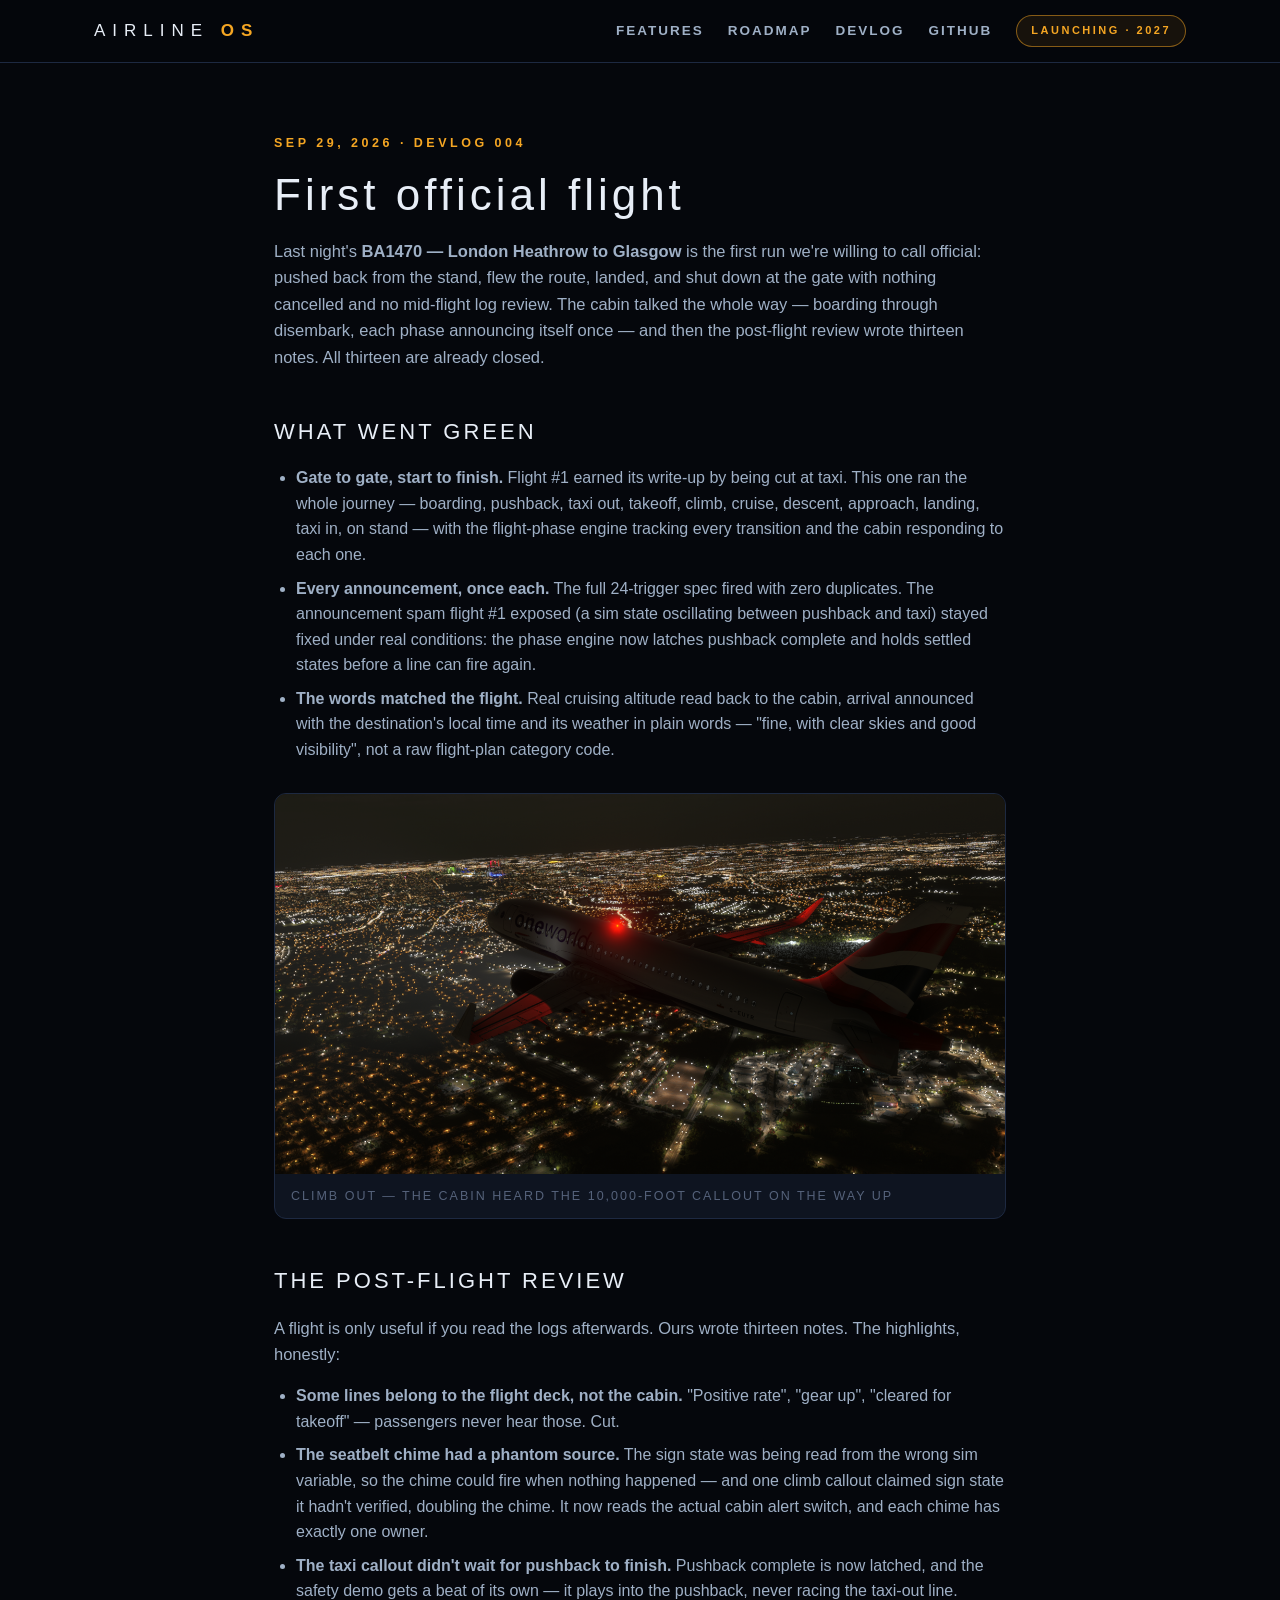
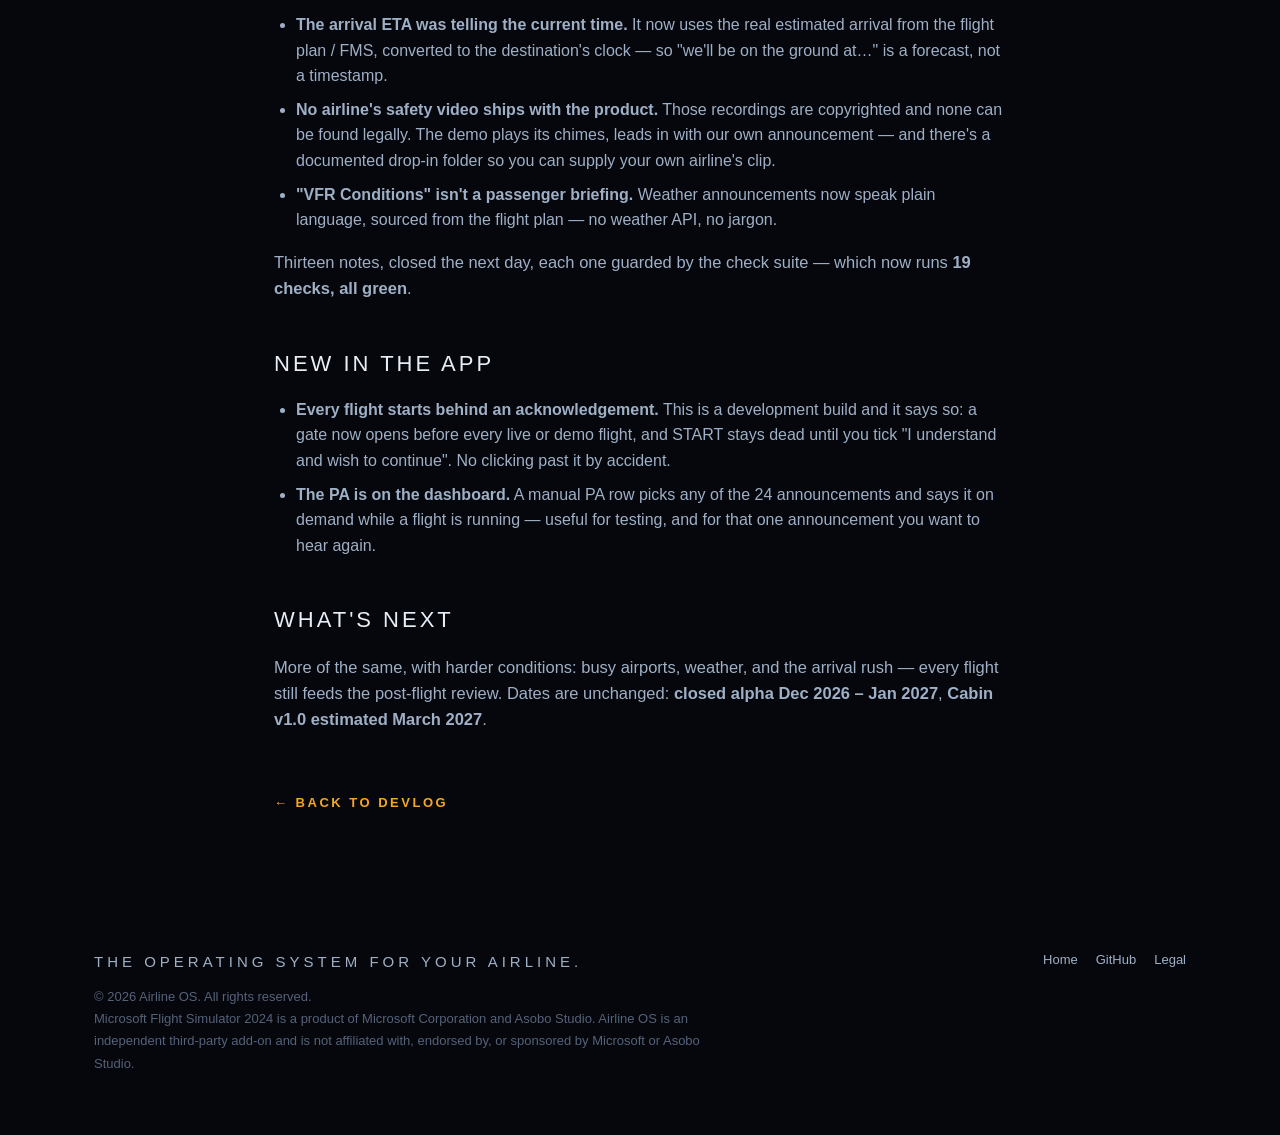
<file: devlog/004-first-official-flight.html>
<!DOCTYPE html>
<html lang="en">
<head>
<meta charset="UTF-8">
<meta name="viewport" content="width=device-width, initial-scale=1">
<title>First official flight — Devlog 004</title>
<meta name="description" content="BA1470 Heathrow to Glasgow, completed gate to gate: every phase announced itself, a 13-note post-flight review, and two new controls — the early-access gate and a manual PA row.">
<link rel="icon" href="data:image/svg+xml,<svg xmlns='http://www.w3.org/2000/svg' viewBox='0 0 100 100'><text y='0.9em' font-size='90'>✈️</text></svg>">
<link rel="stylesheet" href="../style.css">
</head>
<body>

<nav>
  <div class="wrap nav-in">
    <a class="brand" href="../" style="text-decoration:none">AIRLINE<b>&nbsp;OS</b></a>
    <div class="nav-links">
      <a href="../#features" class="hide-sm">Features</a>
      <a href="../#roadmap">Roadmap</a>
      <a href="./">Devlog</a>
      <a href="https://github.com/JoelScripts/AirlineOs-Website" target="_blank" rel="noopener">GitHub</a>
      <span class="chip">LAUNCHING&nbsp;·&nbsp;2027</span>
    </div>
  </div>
</nav>

<article>
  <div class="date">SEP 29, 2026 · DEVLOG 004</div>
  <h1>First official flight</h1>

  <p>
    Last night's <strong>BA1470 — London Heathrow to Glasgow</strong> is the first run we're willing to
    call official: pushed back from the stand, flew the route, landed, and shut down at the gate with
    nothing cancelled and no mid-flight log review. The cabin talked the whole way — boarding through
    disembark, each phase announcing itself once — and then the post-flight review wrote thirteen notes.
    All thirteen are already closed.
  </p>

  <h2>WHAT WENT GREEN</h2>
  <ul>
    <li><strong>Gate to gate, start to finish.</strong> Flight #1 earned its write-up by being cut at
      taxi. This one ran the whole journey — boarding, pushback, taxi out, takeoff, climb, cruise,
      descent, approach, landing, taxi in, on stand — with the flight-phase engine tracking every
      transition and the cabin responding to each one.</li>
    <li><strong>Every announcement, once each.</strong> The full 24-trigger spec fired with zero
      duplicates. The announcement spam flight #1 exposed (a sim state oscillating between pushback and
      taxi) stayed fixed under real conditions: the phase engine now latches pushback complete and holds
      settled states before a line can fire again.</li>
    <li><strong>The words matched the flight.</strong> Real cruising altitude read back to the cabin,
      arrival announced with the destination's local time and its weather in plain words — "fine, with
      clear skies and good visibility", not a raw flight-plan category code.</li>
  </ul>

  <figure>
    <img src="../assets/f2-214603.png" alt="British Airways A320 in oneworld livery climbing over city lights at night">
    <figcaption>Climb out — the cabin heard the 10,000-foot callout on the way up</figcaption>
  </figure>

  <h2>THE POST-FLIGHT REVIEW</h2>
  <p>
    A flight is only useful if you read the logs afterwards. Ours wrote thirteen notes. The highlights,
    honestly:
  </p>
  <ul>
    <li><strong>Some lines belong to the flight deck, not the cabin.</strong> "Positive rate", "gear up",
      "cleared for takeoff" — passengers never hear those. Cut.</li>
    <li><strong>The seatbelt chime had a phantom source.</strong> The sign state was being read from the
      wrong sim variable, so the chime could fire when nothing happened — and one climb callout claimed
      sign state it hadn't verified, doubling the chime. It now reads the actual cabin alert switch, and
      each chime has exactly one owner.</li>
    <li><strong>The taxi callout didn't wait for pushback to finish.</strong> Pushback complete is now
      latched, and the safety demo gets a beat of its own — it plays into the pushback, never racing the
      taxi-out line.</li>
    <li><strong>The arrival ETA was telling the current time.</strong> It now uses the real estimated
      arrival from the flight plan / FMS, converted to the destination's clock — so "we'll be on the
      ground at…" is a forecast, not a timestamp.</li>
    <li><strong>No airline's safety video ships with the product.</strong> Those recordings are
      copyrighted and none can be found legally. The demo plays its chimes, leads in with our own
      announcement — and there's a documented drop-in folder so you can supply your own airline's clip.</li>
    <li><strong>"VFR Conditions" isn't a passenger briefing.</strong> Weather announcements now speak
      plain language, sourced from the flight plan — no weather API, no jargon.</li>
  </ul>
  <p>
    Thirteen notes, closed the next day, each one guarded by the check suite — which now runs
    <strong>19 checks, all green</strong>.
  </p>

  <h2>NEW IN THE APP</h2>
  <ul>
    <li><strong>Every flight starts behind an acknowledgement.</strong> This is a development build and
      it says so: a gate now opens before every live or demo flight, and START stays dead until you tick
      "I understand and wish to continue". No clicking past it by accident.</li>
    <li><strong>The PA is on the dashboard.</strong> A manual PA row picks any of the 24 announcements
      and says it on demand while a flight is running — useful for testing, and for that one announcement
      you want to hear again.</li>
  </ul>

  <h2>WHAT'S NEXT</h2>
  <p>
    More of the same, with harder conditions: busy airports, weather, and the arrival rush — every flight
    still feeds the post-flight review. Dates are unchanged:
    <strong>closed alpha Dec 2026 – Jan 2027</strong>, <strong>Cabin v1.0 estimated March 2027</strong>.
  </p>

  <a class="back" href="./">← Back to devlog</a>
</article>

<footer>
  <div class="wrap foot-in">
    <div>
      <div class="tag">THE OPERATING SYSTEM FOR YOUR AIRLINE.</div>
      <div class="legal">
        © 2026 Airline OS. All rights reserved.<br>
        Microsoft Flight Simulator 2024 is a product of Microsoft Corporation and Asobo Studio.
        Airline OS is an independent third-party add-on and is not affiliated with, endorsed by,
        or sponsored by Microsoft or Asobo Studio.
      </div>
    </div>
    <div class="links">
      <a href="../">Home</a>
      <a href="https://github.com/JoelScripts/AirlineOs-Website" target="_blank" rel="noopener">GitHub</a>
      <a href="../legal.html">Legal</a>
    </div>
  </div>
</footer>

</body>
</html>
</file>
<file: style.css>
/* ============ Airline OS — public site ============ */
:root {
  --bg: #05070c;
  --panel: #0e1420;
  --panel-2: #101a2c;
  --line: #1d2941;
  --ink: #e8eef7;
  --muted: #9fb0c6;
  --dim: #55627a;
  --amber: #f5a623;
  --green: #34d399;
}
* { margin: 0; padding: 0; box-sizing: border-box; }
html { scroll-behavior: smooth; }
body {
  background: var(--bg);
  color: var(--ink);
  font-family: "Segoe UI", -apple-system, Arial, sans-serif;
  line-height: 1.6;
}
a { color: var(--amber); text-decoration: none; }
a:hover { text-decoration: underline; }
img, video { max-width: 100%; display: block; }
.wrap { max-width: 1140px; margin: 0 auto; padding: 0 24px; }

/* ---------- nav ---------- */
nav {
  position: sticky; top: 0; z-index: 50;
  background: rgba(5, 7, 12, 0.88);
  backdrop-filter: blur(10px);
  border-bottom: 1px solid var(--line);
}
.nav-in { display: flex; align-items: center; gap: 28px; height: 62px; }
.brand { font-size: 17px; font-weight: 200; letter-spacing: 7px; color: var(--ink); }
.brand b { font-weight: 600; color: var(--amber); }
.nav-links { display: flex; gap: 24px; margin-left: auto; align-items: center; }
.nav-links a { color: var(--muted); font-size: 13.5px; letter-spacing: 2px; font-weight: 600; text-transform: uppercase; }
.nav-links a:hover { color: var(--ink); text-decoration: none; }
.chip {
  font-size: 11px; font-weight: 700; letter-spacing: 2.5px;
  color: var(--amber); border: 1px solid rgba(245,166,35,.5);
  background: rgba(245,166,35,.08); border-radius: 20px; padding: 6px 14px;
  white-space: nowrap;
}

/* ---------- hero ---------- */
.hero {
  position: relative; padding: 96px 0 72px; overflow: hidden;
  background: radial-gradient(1200px 520px at 50% -80px, #16233c 0%, var(--bg) 70%);
  border-bottom: 1px solid var(--line);
  text-align: center;
}
.hero .chip { display: inline-block; margin-bottom: 26px; }
.hero h1 {
  font-size: clamp(40px, 7vw, 76px); font-weight: 200;
  letter-spacing: 18px; line-height: 1.15;
}
.hero h1 b { font-weight: 600; color: var(--amber); }
.hero .tag { font-size: clamp(17px, 2.4vw, 23px); font-weight: 300; letter-spacing: 4px; color: var(--muted); margin-top: 18px; }
.hero p.lede { max-width: 720px; margin: 26px auto 0; color: var(--muted); font-size: 16.5px; }
.cta-row { display: flex; gap: 16px; justify-content: center; margin-top: 36px; flex-wrap: wrap; }
.btn {
  display: inline-block; padding: 14px 30px; border-radius: 6px;
  font-size: 13.5px; font-weight: 700; letter-spacing: 2.5px; text-transform: uppercase;
}
.btn:hover { text-decoration: none; filter: brightness(1.1); }
.btn-primary { background: var(--amber); color: #0b0d12; }
.btn-ghost { border: 1px solid var(--line); color: var(--ink); background: rgba(14,20,32,.6); }

/* ---------- sections ---------- */
section { padding: 74px 0; border-bottom: 1px solid var(--line); }
.kicker { font-size: 12.5px; font-weight: 700; letter-spacing: 5px; color: var(--amber); text-transform: uppercase; }
h2 { font-size: clamp(26px, 4vw, 38px); font-weight: 250; letter-spacing: 6px; margin: 12px 0 8px; }
.sub { color: var(--muted); max-width: 760px; }

.grid3 { display: grid; grid-template-columns: repeat(3, 1fr); gap: 22px; margin-top: 40px; }
.card {
  background: linear-gradient(180deg, var(--panel-2), var(--panel));
  border: 1px solid var(--line); border-radius: 12px; padding: 28px 24px;
}
.card .no { font-size: 12px; font-weight: 700; letter-spacing: 4px; color: var(--amber); }
.card h3 { font-size: 24px; font-weight: 300; letter-spacing: 4px; margin: 10px 0 12px; }
.card p { color: var(--muted); font-size: 15px; }
.card .status { display: inline-block; margin-top: 18px; font-size: 10.5px; font-weight: 700;
  letter-spacing: 2.5px; color: var(--green); border: 1px solid rgba(52,211,153,.45);
  background: rgba(52,211,153,.07); border-radius: 4px; padding: 4px 10px; }
.card .status.next { color: var(--muted); border-color: var(--line); background: rgba(125,139,160,.06); }

/* ---------- chain ---------- */
.chain { display: flex; flex-wrap: wrap; gap: 10px; align-items: center; margin-top: 34px; }
.chain .step {
  background: var(--panel); border: 1px solid var(--line); border-radius: 8px;
  padding: 12px 18px; font-size: 13.5px; letter-spacing: 1.5px; color: var(--ink);
}
.chain .step b { color: var(--amber); font-weight: 700; }
.chain .arr { color: var(--dim); font-size: 16px; }
.bullets { margin-top: 30px; display: grid; gap: 14px; }
.bullets li { list-style: none; color: var(--muted); padding-left: 28px; position: relative; font-size: 15.5px; }
.bullets li::before { content: "✓"; position: absolute; left: 0; color: var(--green); font-weight: 700; }

/* ---------- media / roadmap ---------- */
.media { display: grid; grid-template-columns: 1fr 1fr; gap: 22px; margin-top: 40px; }
.media figure { border: 1px solid var(--line); border-radius: 12px; overflow: hidden; background: var(--panel); }
.media img { width: 100%; }
.media figcaption { padding: 12px 16px; font-size: 12.5px; letter-spacing: 2px; color: var(--dim); text-transform: uppercase; }
.video-box { margin-top: 40px; border: 1px solid var(--line); border-radius: 12px; overflow: hidden; background: #000; }
.video-box video { width: 100%; }

/* ---------- devlog ---------- */
.post-list { display: grid; gap: 18px; margin-top: 38px; }
.post {
  display: block; background: linear-gradient(180deg, var(--panel-2), var(--panel));
  border: 1px solid var(--line); border-radius: 12px; padding: 26px 26px;
}
.post:hover { border-color: rgba(245,166,35,.5); text-decoration: none; }
.post .date { font-size: 12px; font-weight: 700; letter-spacing: 3px; color: var(--amber); }
.post h3 { font-size: 21px; font-weight: 350; letter-spacing: 2px; color: var(--ink); margin: 8px 0 6px; }
.post p { color: var(--muted); font-size: 14.5px; }

/* ---------- get-it ---------- */
.getit {
  background: radial-gradient(900px 380px at 50% 0%, #17233a 0%, var(--bg) 75%);
  text-align: center;
}
.getit .price { font-size: 15px; letter-spacing: 3px; color: var(--muted); margin-top: 14px; }

/* ---------- devlog post page ---------- */
article { max-width: 780px; margin: 0 auto; padding: 70px 24px 90px; }
article .date { font-size: 12.5px; font-weight: 700; letter-spacing: 3.5px; color: var(--amber); }
article h1 { font-size: clamp(30px, 5vw, 44px); font-weight: 250; letter-spacing: 4px; margin: 14px 0 6px; line-height: 1.25; }
article h2 { font-size: 22px; letter-spacing: 3px; margin: 44px 0 10px; font-weight: 400; color: var(--ink); }
article p { color: var(--muted); margin: 16px 0; font-size: 16.5px; }
article ul { margin: 16px 0 16px 22px; color: var(--muted); }
article li { margin: 8px 0; }
article .back { display: inline-block; margin-top: 44px; font-size: 13px; letter-spacing: 2.5px; text-transform: uppercase; font-weight: 700; }
article figure { border: 1px solid var(--line); border-radius: 12px; overflow: hidden; background: var(--panel); margin: 30px 0; }
article figure img { width: 100%; }
article figcaption { padding: 12px 16px; font-size: 12.5px; letter-spacing: 2px; color: var(--dim); text-transform: uppercase; }

/* ---------- footer ---------- */
footer { padding: 46px 0 60px; color: var(--dim); font-size: 13px; }
.foot-in { display: flex; justify-content: space-between; gap: 24px; flex-wrap: wrap; align-items: flex-start; }
footer .tag { font-size: 15px; font-weight: 300; letter-spacing: 4px; color: var(--muted); }
footer .legal { margin-top: 12px; max-width: 640px; line-height: 1.7; }
footer .links { display: flex; gap: 18px; }
footer .links a { color: var(--muted); }

@media (max-width: 900px) {
  .grid3, .media { grid-template-columns: 1fr; }
  .nav-links { gap: 14px; }
  .nav-links a.hide-sm { display: none; }
}
</file>
